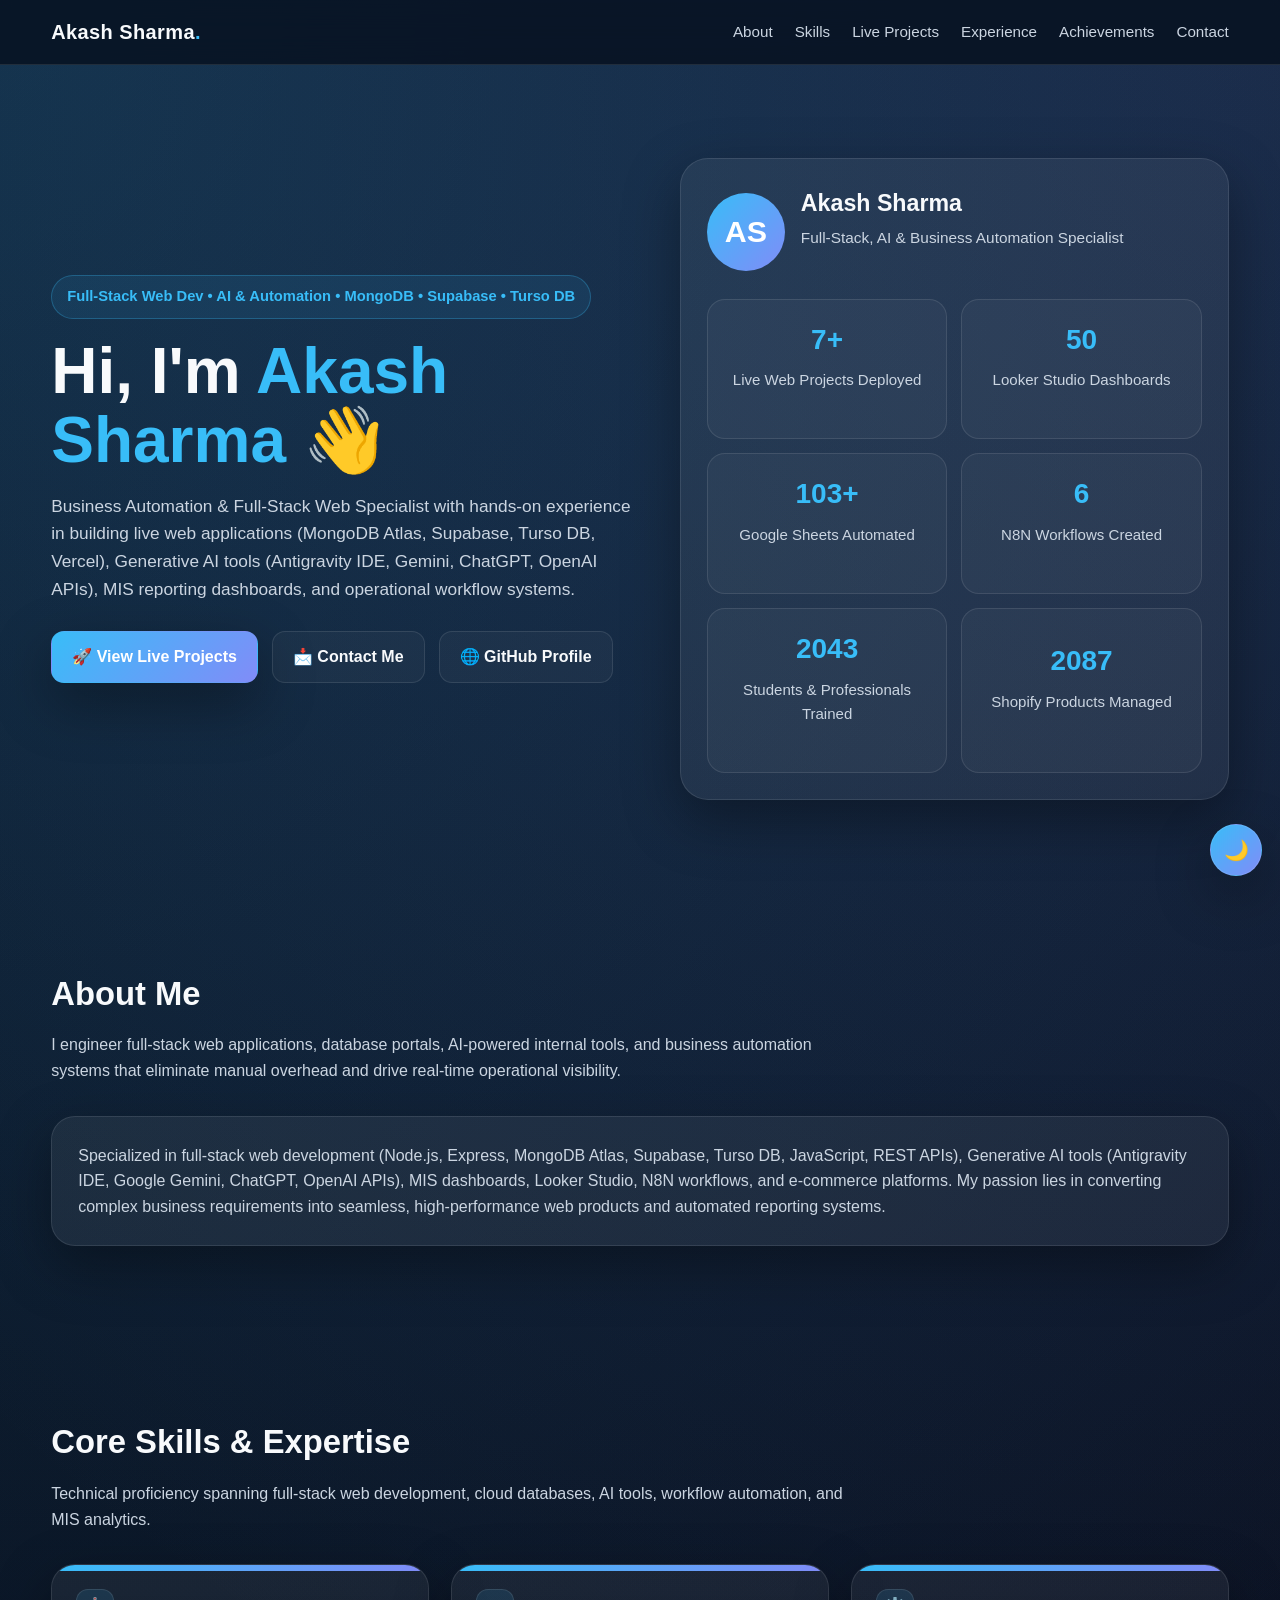
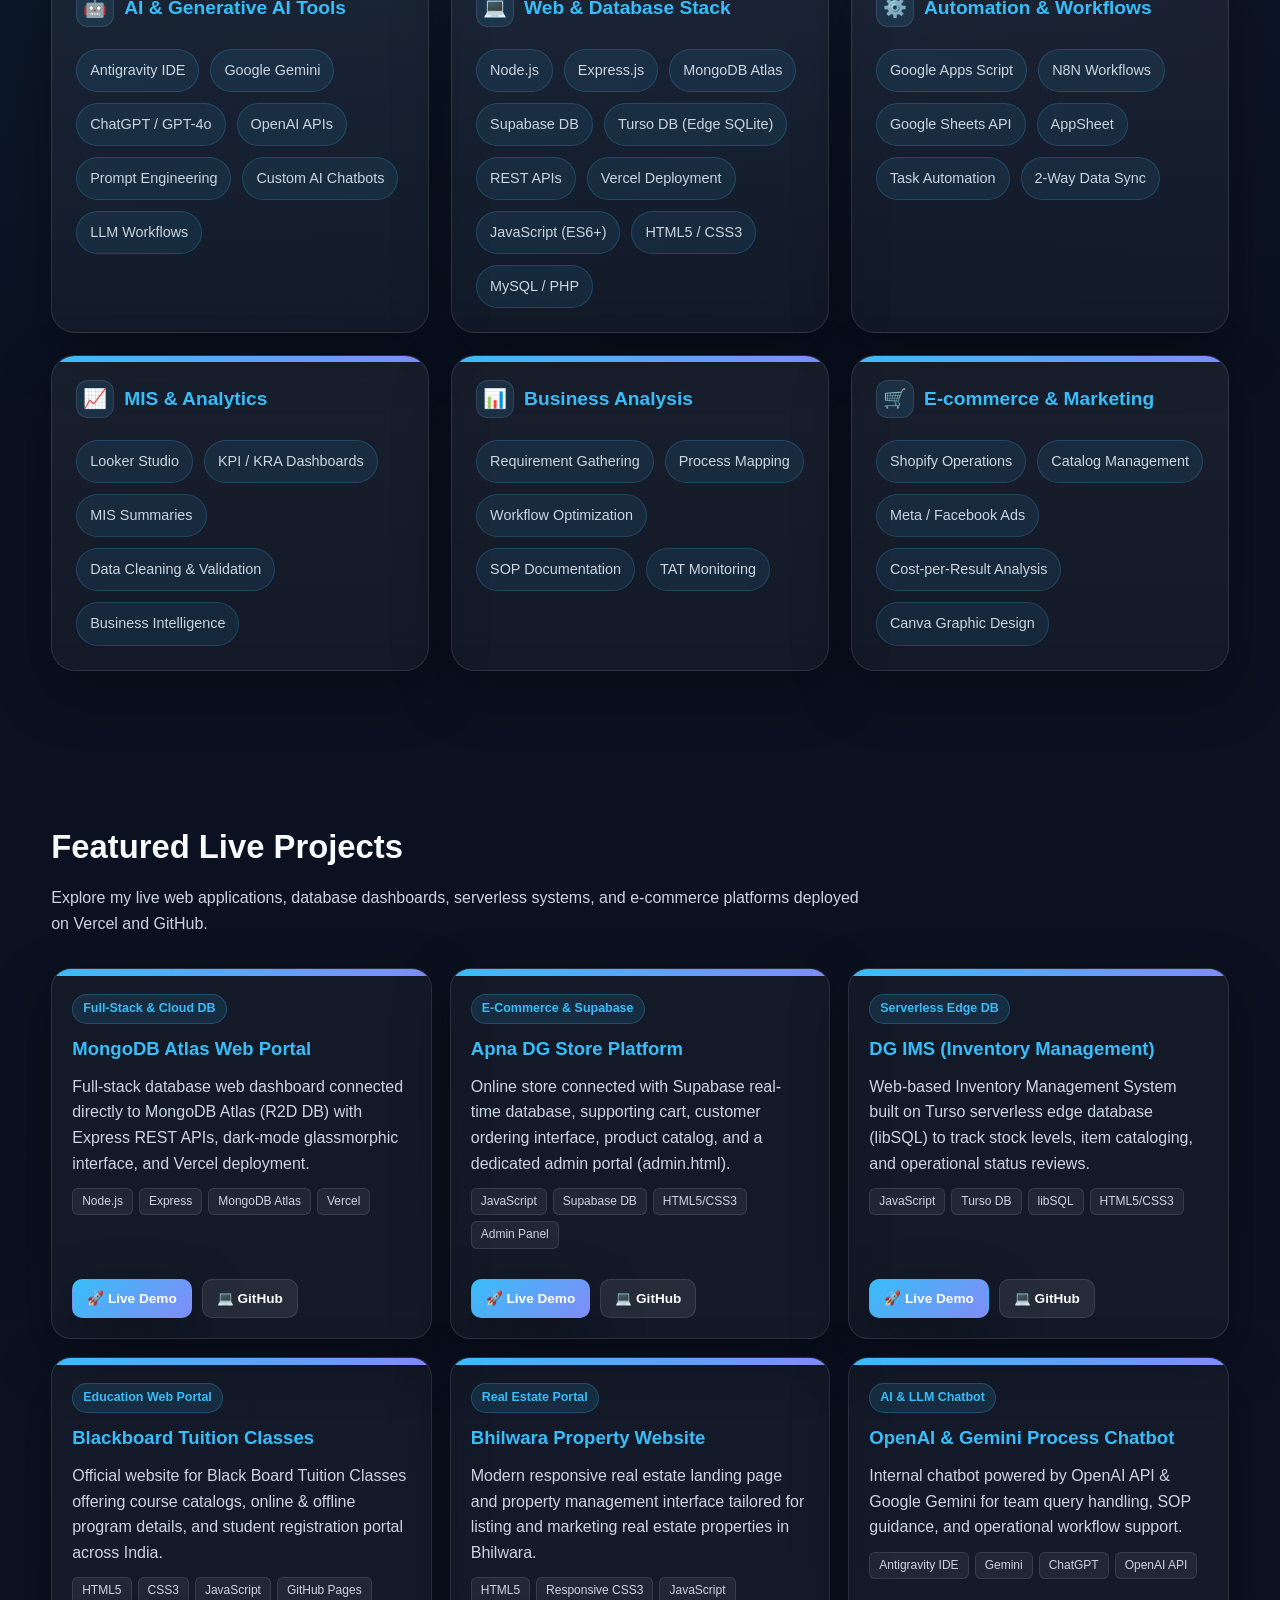
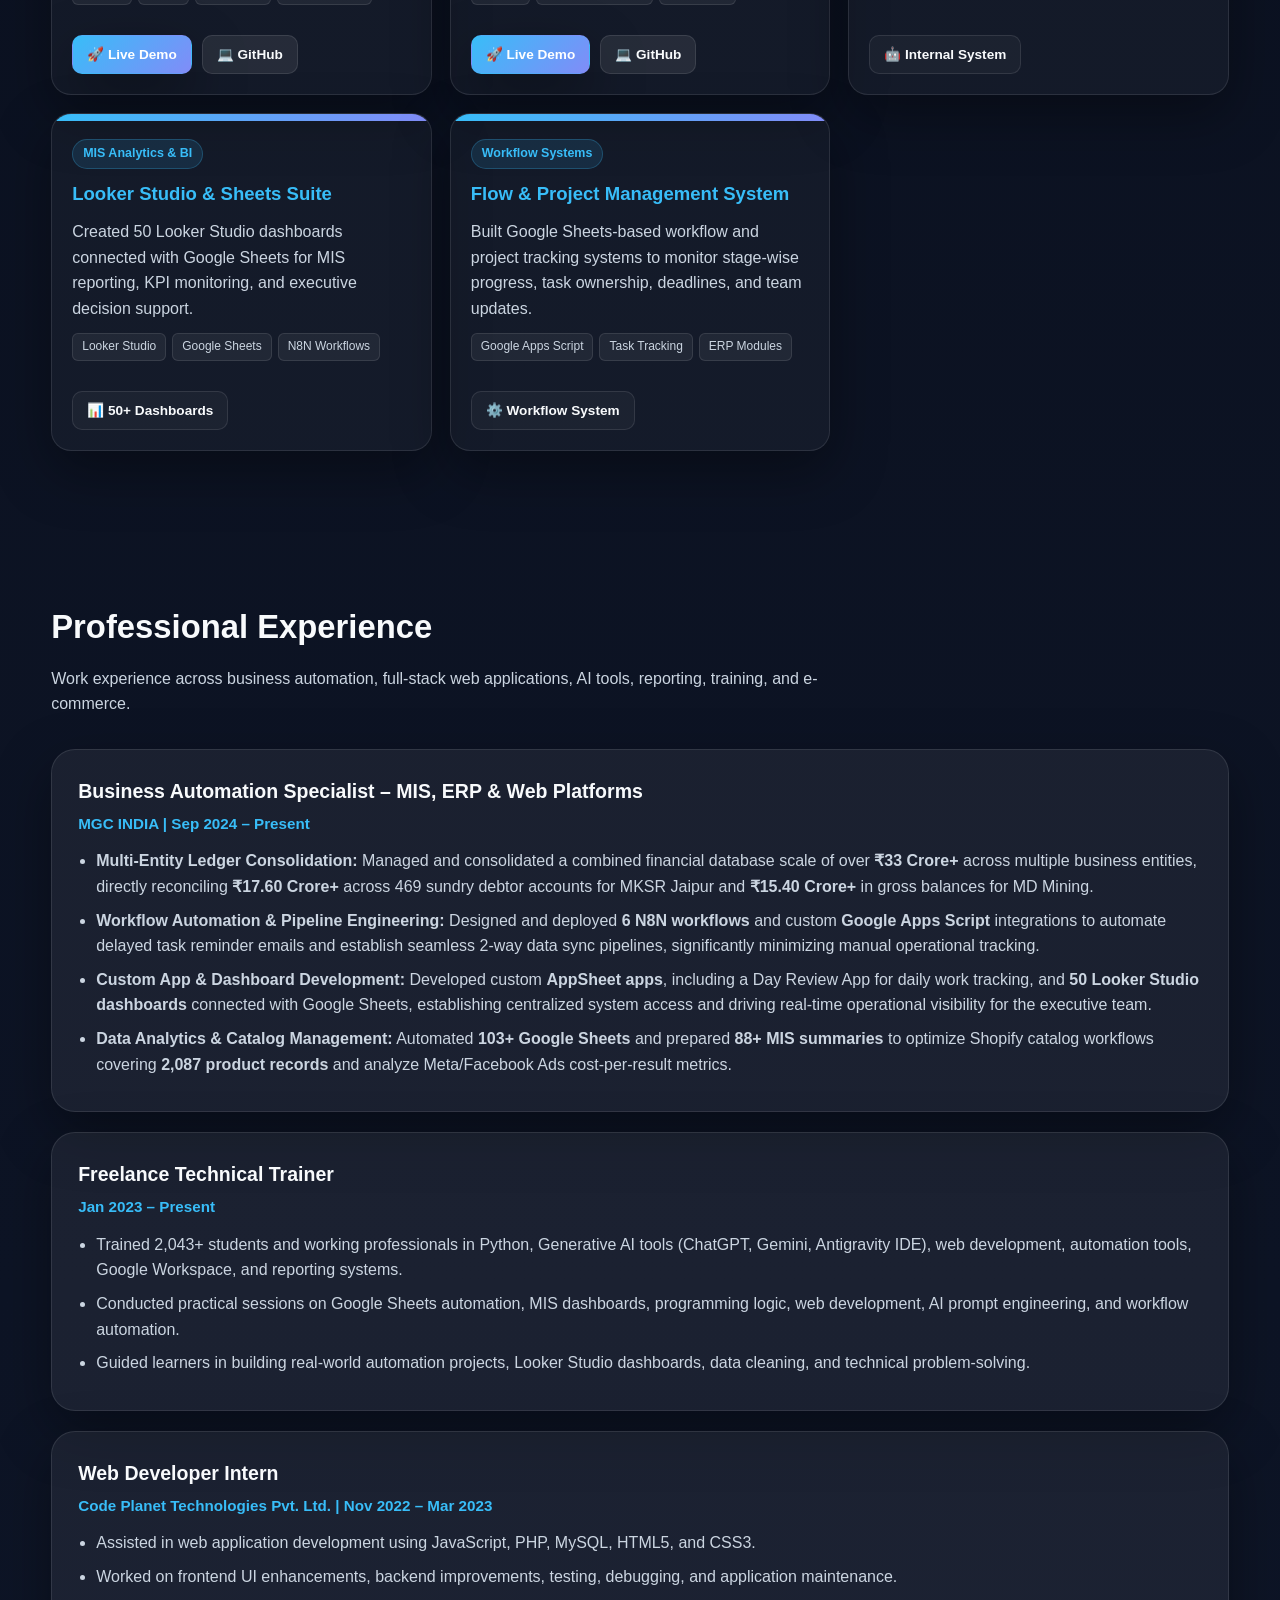
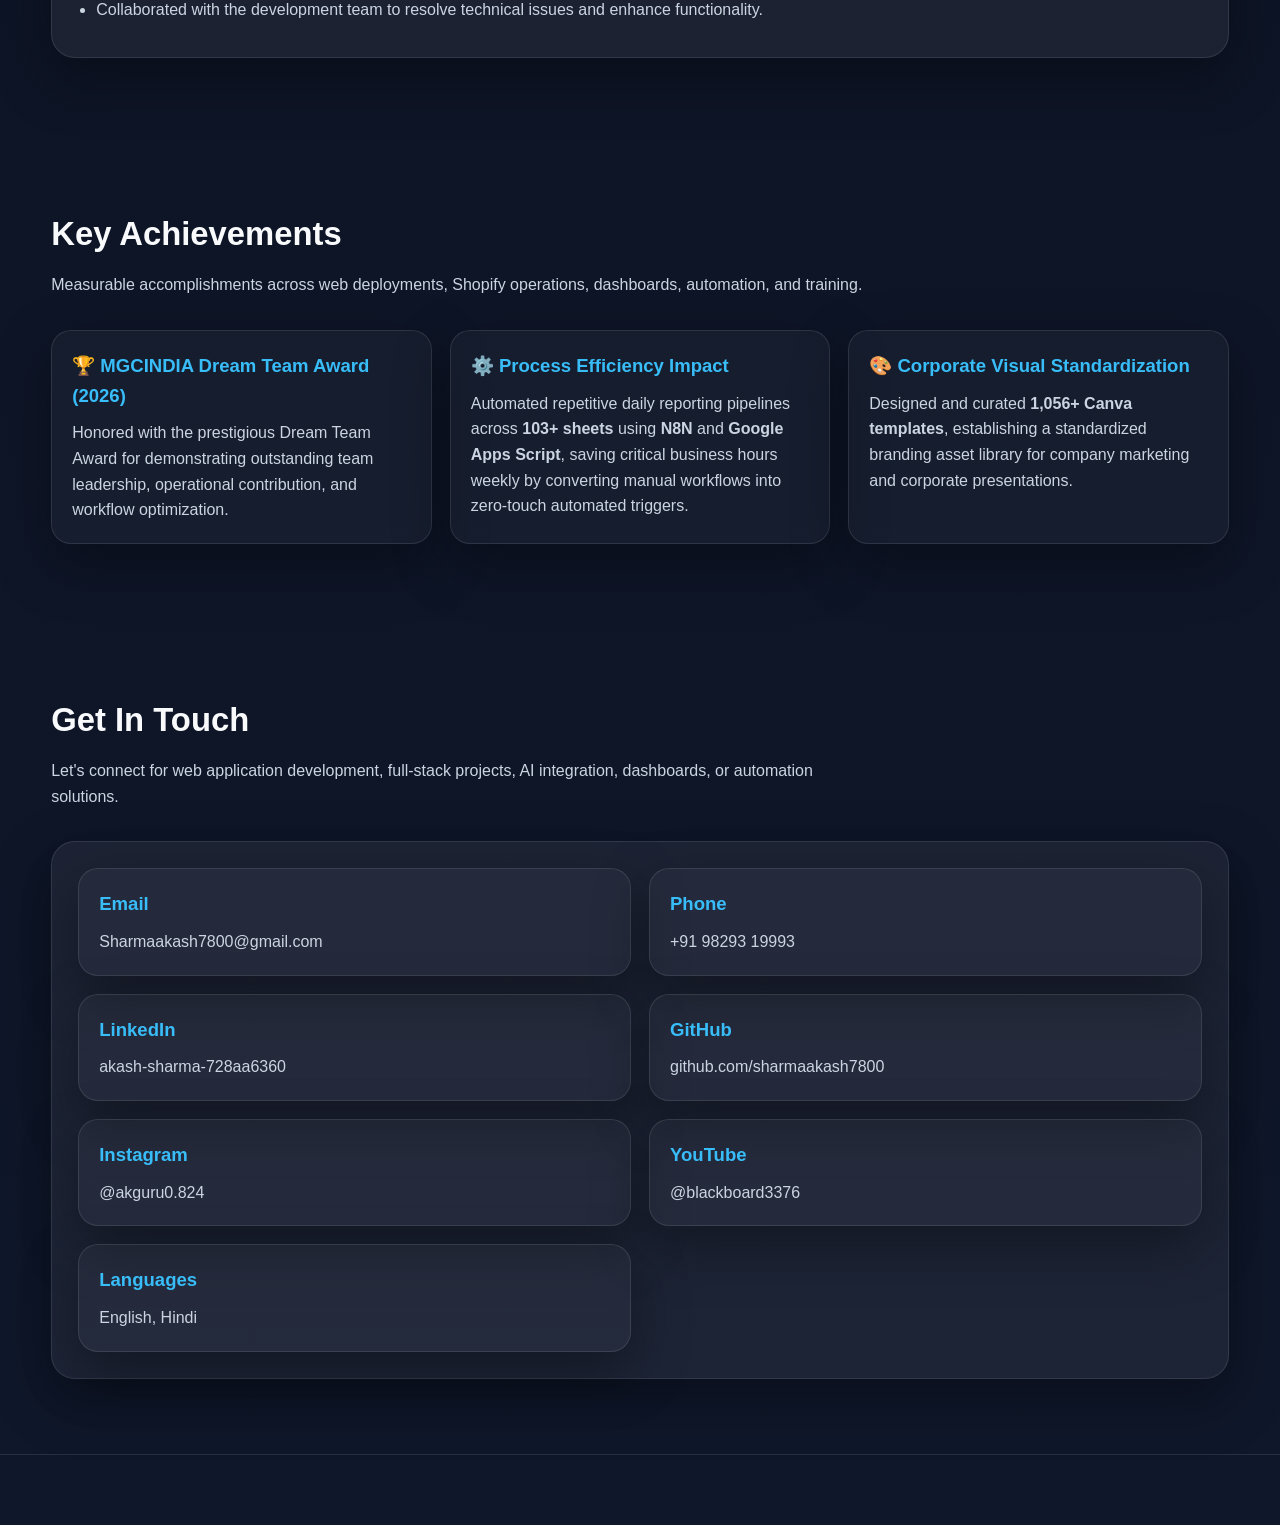
<file: index.html>
<!DOCTYPE html>
<html lang="en">
<head>
  <meta charset="UTF-8" />
  <meta name="viewport" content="width=device-width, initial-scale=1.0" />
  <title>Akash Sharma | Full-Stack Developer & AI Automation Specialist</title>

  <!-- Google tag (gtag.js) -->
  <script async src="https://www.googletagmanager.com/gtag/js?id=G-ZHVKMPK12P"></script>
  <script>
    window.dataLayer = window.dataLayer || [];
    function gtag(){dataLayer.push(arguments);}
    gtag('js', new Date());
    gtag('config', 'G-ZHVKMPK12P');
  </script>

  <link rel="stylesheet" href="style.css" />
</head>

<body>

<button class="theme-toggle" id="themeToggle" title="Day / Night Mode">🌙</button>

  <nav class="navbar">
    <div class="container nav-inner">
      <div class="logo">Akash Sharma<span>.</span></div>
      <div class="nav-links">
        <a href="#about">About</a>
        <a href="#skills">Skills</a>
        <a href="#projects">Live Projects</a>
        <a href="#experience">Experience</a>
        <a href="#achievements">Achievements</a>
        <a href="#contact">Contact</a>
      </div>
    </div>
  </nav>

  <header class="hero">
    <div class="container hero-grid">
      <div>
        <div class="tag">Full-Stack Web Dev • AI & Automation • MongoDB • Supabase • Turso DB</div>
        <h1>Hi, I'm <span>Akash Sharma</span> 👋</h1>
        <p>
          Business Automation & Full-Stack Web Specialist with hands-on experience in building live web applications (MongoDB Atlas, Supabase, Turso DB, Vercel), Generative AI tools (Antigravity IDE, Gemini, ChatGPT, OpenAI APIs), MIS reporting dashboards, and operational workflow systems.
        </p>

        <div class="hero-buttons">
          <a href="#projects" class="btn btn-primary">🚀 View Live Projects</a>
          <a href="#contact" class="btn btn-outline">📩 Contact Me</a>
          <a href="https://github.com/sharmaakash7800" target="_blank" class="btn btn-outline">🌐 GitHub Profile</a>
        </div>
      </div>

      <div class="hero-card">
        <div class="profile">
          <div class="avatar">AS</div>
          <div>
            <h2>Akash Sharma</h2>
            <p>Full-Stack, AI & Business Automation Specialist</p>
          </div>
        </div>

        <div class="stats">
          <div class="stat">
            <h3><span class="counter" data-target="7">0</span>+</h3>
            <p>Live Web Projects Deployed</p>
          </div>

          <div class="stat">
            <h3><span class="counter" data-target="50">0</span></h3>
            <p>Looker Studio Dashboards</p>
          </div>

          <div class="stat">
            <h3><span class="counter" data-target="103">0</span>+</h3>
            <p>Google Sheets Automated</p>
          </div>

          <div class="stat">
            <h3><span class="counter" data-target="6">0</span></h3>
            <p>N8N Workflows Created</p>
          </div>

          <div class="stat">
            <h3><span class="counter" data-target="2043">0</span></h3>
            <p>Students & Professionals Trained</p>
          </div>

          <div class="stat">
            <h3><span class="counter" data-target="2087">0</span></h3>
            <p>Shopify Products Managed</p>
          </div>
        </div>
      </div>
    </div>
  </header>

  <section class="section" id="about">
    <div class="container">
      <h2 class="section-title">About Me</h2>
      <p class="section-subtitle">
        I engineer full-stack web applications, database portals, AI-powered internal tools, and business automation systems that eliminate manual overhead and drive real-time operational visibility.
      </p>

      <div class="card">
        <p>
          Specialized in full-stack web development (Node.js, Express, MongoDB Atlas, Supabase, Turso DB, JavaScript, REST APIs), Generative AI tools (Antigravity IDE, Google Gemini, ChatGPT, OpenAI APIs), MIS dashboards, Looker Studio, N8N workflows, and e-commerce platforms. My passion lies in converting complex business requirements into seamless, high-performance web products and automated reporting systems.
        </p>
      </div>
    </div>
  </section>

  <section class="section" id="skills">
    <div class="container">
      <h2 class="section-title">Core Skills & Expertise</h2>
      <p class="section-subtitle">
        Technical proficiency spanning full-stack web development, cloud databases, AI tools, workflow automation, and MIS analytics.
      </p>

      <div class="skills-grid">
        <div class="skill-card">
          <h3 class="skill-title"><span class="skill-icon">🤖</span>AI & Generative AI Tools</h3>
          <div class="chips">
            <span class="chip">Antigravity IDE</span>
            <span class="chip">Google Gemini</span>
            <span class="chip">ChatGPT / GPT-4o</span>
            <span class="chip">OpenAI APIs</span>
            <span class="chip">Prompt Engineering</span>
            <span class="chip">Custom AI Chatbots</span>
            <span class="chip">LLM Workflows</span>
          </div>
        </div>

        <div class="skill-card">
          <h3 class="skill-title"><span class="skill-icon">💻</span>Web & Database Stack</h3>
          <div class="chips">
            <span class="chip">Node.js</span>
            <span class="chip">Express.js</span>
            <span class="chip">MongoDB Atlas</span>
            <span class="chip">Supabase DB</span>
            <span class="chip">Turso DB (Edge SQLite)</span>
            <span class="chip">REST APIs</span>
            <span class="chip">Vercel Deployment</span>
            <span class="chip">JavaScript (ES6+)</span>
            <span class="chip">HTML5 / CSS3</span>
            <span class="chip">MySQL / PHP</span>
          </div>
        </div>

        <div class="skill-card">
          <h3 class="skill-title"><span class="skill-icon">⚙️</span>Automation & Workflows</h3>
          <div class="chips">
            <span class="chip">Google Apps Script</span>
            <span class="chip">N8N Workflows</span>
            <span class="chip">Google Sheets API</span>
            <span class="chip">AppSheet</span>
            <span class="chip">Task Automation</span>
            <span class="chip">2-Way Data Sync</span>
          </div>
        </div>

        <div class="skill-card">
          <h3 class="skill-title"><span class="skill-icon">📈</span>MIS & Analytics</h3>
          <div class="chips">
            <span class="chip">Looker Studio</span>
            <span class="chip">KPI / KRA Dashboards</span>
            <span class="chip">MIS Summaries</span>
            <span class="chip">Data Cleaning & Validation</span>
            <span class="chip">Business Intelligence</span>
          </div>
        </div>

        <div class="skill-card">
          <h3 class="skill-title"><span class="skill-icon">📊</span>Business Analysis</h3>
          <div class="chips">
            <span class="chip">Requirement Gathering</span>
            <span class="chip">Process Mapping</span>
            <span class="chip">Workflow Optimization</span>
            <span class="chip">SOP Documentation</span>
            <span class="chip">TAT Monitoring</span>
          </div>
        </div>

        <div class="skill-card">
          <h3 class="skill-title"><span class="skill-icon">🛒</span>E-commerce & Marketing</h3>
          <div class="chips">
            <span class="chip">Shopify Operations</span>
            <span class="chip">Catalog Management</span>
            <span class="chip">Meta / Facebook Ads</span>
            <span class="chip">Cost-per-Result Analysis</span>
            <span class="chip">Canva Graphic Design</span>
          </div>
        </div>
      </div>
    </div>
  </section>

  <section class="section" id="projects">
    <div class="container">
      <h2 class="section-title">Featured Live Projects</h2>
      <p class="section-subtitle">
        Explore my live web applications, database dashboards, serverless systems, and e-commerce platforms deployed on Vercel and GitHub.
      </p>

      <div class="grid-3">
        
        <!-- Project 1 -->
        <div class="mini-card project">
          <div>
            <div class="project-line"></div>
            <span class="project-tag-badge">Full-Stack & Cloud DB</span>
            <h3>MongoDB Atlas Web Portal</h3>
            <p>Full-stack database web dashboard connected directly to MongoDB Atlas (R2D DB) with Express REST APIs, dark-mode glassmorphic interface, and Vercel deployment.</p>
            <div class="project-tech">
              <span class="tech-chip">Node.js</span>
              <span class="tech-chip">Express</span>
              <span class="tech-chip">MongoDB Atlas</span>
              <span class="tech-chip">Vercel</span>
            </div>
          </div>
          <div class="project-buttons">
            <a href="https://mongo-web-page.vercel.app" target="_blank" class="btn btn-primary btn-sm">🚀 Live Demo</a>
            <a href="https://github.com/sharmaakash7800/mongo-web-page" target="_blank" class="btn btn-github btn-sm">💻 GitHub</a>
          </div>
        </div>

        <!-- Project 2 -->
        <div class="mini-card project">
          <div>
            <div class="project-line"></div>
            <span class="project-tag-badge">E-Commerce & Supabase</span>
            <h3>Apna DG Store Platform</h3>
            <p>Online store connected with Supabase real-time database, supporting cart, customer ordering interface, product catalog, and a dedicated admin portal (admin.html).</p>
            <div class="project-tech">
              <span class="tech-chip">JavaScript</span>
              <span class="tech-chip">Supabase DB</span>
              <span class="tech-chip">HTML5/CSS3</span>
              <span class="tech-chip">Admin Panel</span>
            </div>
          </div>
          <div class="project-buttons">
            <a href="https://sharmaakash7800.github.io/apna-dg-store/" target="_blank" class="btn btn-primary btn-sm">🚀 Live Demo</a>
            <a href="https://github.com/sharmaakash7800/apna-dg-store" target="_blank" class="btn btn-github btn-sm">💻 GitHub</a>
          </div>
        </div>

        <!-- Project 3 -->
        <div class="mini-card project">
          <div>
            <div class="project-line"></div>
            <span class="project-tag-badge">Serverless Edge DB</span>
            <h3>DG IMS (Inventory Management)</h3>
            <p>Web-based Inventory Management System built on Turso serverless edge database (libSQL) to track stock levels, item cataloging, and operational status reviews.</p>
            <div class="project-tech">
              <span class="tech-chip">JavaScript</span>
              <span class="tech-chip">Turso DB</span>
              <span class="tech-chip">libSQL</span>
              <span class="tech-chip">HTML5/CSS3</span>
            </div>
          </div>
          <div class="project-buttons">
            <a href="https://sharmaakash7800.github.io/DG_IMS/" target="_blank" class="btn btn-primary btn-sm">🚀 Live Demo</a>
            <a href="https://github.com/sharmaakash7800/DG_IMS" target="_blank" class="btn btn-github btn-sm">💻 GitHub</a>
          </div>
        </div>

        <!-- Project 5 -->
        <div class="mini-card project">
          <div>
            <div class="project-line"></div>
            <span class="project-tag-badge">Education Web Portal</span>
            <h3>Blackboard Tuition Classes</h3>
            <p>Official website for Black Board Tuition Classes offering course catalogs, online & offline program details, and student registration portal across India.</p>
            <div class="project-tech">
              <span class="tech-chip">HTML5</span>
              <span class="tech-chip">CSS3</span>
              <span class="tech-chip">JavaScript</span>
              <span class="tech-chip">GitHub Pages</span>
            </div>
          </div>
          <div class="project-buttons">
            <a href="https://sharmaakash7800.github.io/Blackboard/" target="_blank" class="btn btn-primary btn-sm">🚀 Live Demo</a>
            <a href="https://github.com/sharmaakash7800/Blackboard" target="_blank" class="btn btn-github btn-sm">💻 GitHub</a>
          </div>
        </div>

        <!-- Project 6 -->
        <div class="mini-card project">
          <div>
            <div class="project-line"></div>
            <span class="project-tag-badge">Real Estate Portal</span>
            <h3>Bhilwara Property Website</h3>
            <p>Modern responsive real estate landing page and property management interface tailored for listing and marketing real estate properties in Bhilwara.</p>
            <div class="project-tech">
              <span class="tech-chip">HTML5</span>
              <span class="tech-chip">Responsive CSS3</span>
              <span class="tech-chip">JavaScript</span>
            </div>
          </div>
          <div class="project-buttons">
            <a href="https://sharmaakash7800.github.io/property-website/" target="_blank" class="btn btn-primary btn-sm">🚀 Live Demo</a>
            <a href="https://github.com/sharmaakash7800/property-website" target="_blank" class="btn btn-github btn-sm">💻 GitHub</a>
          </div>
        </div>

        <!-- Project 7 -->
        <div class="mini-card project">
          <div>
            <div class="project-line"></div>
            <span class="project-tag-badge">AI & LLM Chatbot</span>
            <h3>OpenAI & Gemini Process Chatbot</h3>
            <p>Internal chatbot powered by OpenAI API & Google Gemini for team query handling, SOP guidance, and operational workflow support.</p>
            <div class="project-tech">
              <span class="tech-chip">Antigravity IDE</span>
              <span class="tech-chip">Gemini</span>
              <span class="tech-chip">ChatGPT</span>
              <span class="tech-chip">OpenAI API</span>
            </div>
          </div>
          <div class="project-buttons">
            <span class="btn btn-outline btn-sm">🤖 Internal System</span>
          </div>
        </div>

        <!-- Project 8 -->
        <div class="mini-card project">
          <div>
            <div class="project-line"></div>
            <span class="project-tag-badge">MIS Analytics & BI</span>
            <h3>Looker Studio & Sheets Suite</h3>
            <p>Created 50 Looker Studio dashboards connected with Google Sheets for MIS reporting, KPI monitoring, and executive decision support.</p>
            <div class="project-tech">
              <span class="tech-chip">Looker Studio</span>
              <span class="tech-chip">Google Sheets</span>
              <span class="tech-chip">N8N Workflows</span>
            </div>
          </div>
          <div class="project-buttons">
            <span class="btn btn-outline btn-sm">📊 50+ Dashboards</span>
          </div>
        </div>

        <!-- Project 9 -->
        <div class="mini-card project">
          <div>
            <div class="project-line"></div>
            <span class="project-tag-badge">Workflow Systems</span>
            <h3>Flow & Project Management System</h3>
            <p>Built Google Sheets-based workflow and project tracking systems to monitor stage-wise progress, task ownership, deadlines, and team updates.</p>
            <div class="project-tech">
              <span class="tech-chip">Google Apps Script</span>
              <span class="tech-chip">Task Tracking</span>
              <span class="tech-chip">ERP Modules</span>
            </div>
          </div>
          <div class="project-buttons">
            <span class="btn btn-outline btn-sm">⚙️ Workflow System</span>
          </div>
        </div>

      </div>
    </div>
  </section>

  <section class="section" id="experience">
    <div class="container">
      <h2 class="section-title">Professional Experience</h2>
      <p class="section-subtitle">
        Work experience across business automation, full-stack web applications, AI tools, reporting, training, and e-commerce.
      </p>

      <div class="timeline">
        <div class="card">
          <h3>Business Automation Specialist – MIS, ERP & Web Platforms</h3>
          <div class="meta">MGC INDIA | Sep 2024 – Present</div>
          <ul>
            <li><strong>Multi-Entity Ledger Consolidation:</strong> Managed and consolidated a combined financial database scale of over <strong>₹33 Crore+</strong> across multiple business entities, directly reconciling <strong>₹17.60 Crore+</strong> across 469 sundry debtor accounts for MKSR Jaipur and <strong>₹15.40 Crore+</strong> in gross balances for MD Mining.</li>
            <li><strong>Workflow Automation &amp; Pipeline Engineering:</strong> Designed and deployed <strong>6 N8N workflows</strong> and custom <strong>Google Apps Script</strong> integrations to automate delayed task reminder emails and establish seamless 2-way data sync pipelines, significantly minimizing manual operational tracking.</li>
            <li><strong>Custom App &amp; Dashboard Development:</strong> Developed custom <strong>AppSheet apps</strong>, including a Day Review App for daily work tracking, and <strong>50 Looker Studio dashboards</strong> connected with Google Sheets, establishing centralized system access and driving real-time operational visibility for the executive team.</li>
            <li><strong>Data Analytics &amp; Catalog Management:</strong> Automated <strong>103+ Google Sheets</strong> and prepared <strong>88+ MIS summaries</strong> to optimize Shopify catalog workflows covering <strong>2,087 product records</strong> and analyze Meta/Facebook Ads cost-per-result metrics.</li>
          </ul>
        </div>

        <div class="card">
          <h3>Freelance Technical Trainer</h3>
          <div class="meta">Jan 2023 – Present</div>
          <ul>
            <li>Trained 2,043+ students and working professionals in Python, Generative AI tools (ChatGPT, Gemini, Antigravity IDE), web development, automation tools, Google Workspace, and reporting systems.</li>
            <li>Conducted practical sessions on Google Sheets automation, MIS dashboards, programming logic, web development, AI prompt engineering, and workflow automation.</li>
            <li>Guided learners in building real-world automation projects, Looker Studio dashboards, data cleaning, and technical problem-solving.</li>
          </ul>
        </div>

        <div class="card">
          <h3>Web Developer Intern</h3>
          <div class="meta">Code Planet Technologies Pvt. Ltd. | Nov 2022 – Mar 2023</div>
          <ul>
            <li>Assisted in web application development using JavaScript, PHP, MySQL, HTML5, and CSS3.</li>
            <li>Worked on frontend UI enhancements, backend improvements, testing, debugging, and application maintenance.</li>
            <li>Collaborated with the development team to resolve technical issues and enhance functionality.</li>
          </ul>
        </div>
      </div>
    </div>
  </section>

  <section class="section" id="achievements">
    <div class="container">
      <h2 class="section-title">Key Achievements</h2>
      <p class="section-subtitle">
        Measurable accomplishments across web deployments, Shopify operations, dashboards, automation, and training.
      </p>

      <div class="grid-3">

        <div class="mini-card">
          <h3>🏆 MGCINDIA Dream Team Award (2026)</h3>
          <p>Honored with the prestigious Dream Team Award for demonstrating outstanding team leadership, operational contribution, and workflow optimization.</p>
        </div>

        <div class="mini-card">
          <h3>⚙️ Process Efficiency Impact</h3>
          <p>Automated repetitive daily reporting pipelines across <strong>103+ sheets</strong> using <strong>N8N</strong> and <strong>Google Apps Script</strong>, saving critical business hours weekly by converting manual workflows into zero-touch automated triggers.</p>
        </div>

        <div class="mini-card">
          <h3>🎨 Corporate Visual Standardization</h3>
          <p>Designed and curated <strong>1,056+ Canva templates</strong>, establishing a standardized branding asset library for company marketing and corporate presentations.</p>
        </div>
      </div>
    </div>
  </section>

  <section class="section" id="contact">
    <div class="container">
      <h2 class="section-title">Get In Touch</h2>
      <p class="section-subtitle">
        Let's connect for web application development, full-stack projects, AI integration, dashboards, or automation solutions.
      </p>

      <div class="card">
        <div class="grid-2">
          <div class="mini-card contact-item">
            <h3>Email</h3>
            <p><a href="mailto:Sharmaakash7800@gmail.com">Sharmaakash7800@gmail.com</a></p>
          </div>

          <div class="mini-card contact-item">
            <h3>Phone</h3>
            <p><a href="tel:+919829319993">+91 98293 19993</a></p>
          </div>

          <div class="mini-card contact-item">
            <h3>LinkedIn</h3>
            <p><a href="https://linkedin.com/in/akash-sharma-728aa6360" target="_blank">akash-sharma-728aa6360</a></p>
          </div>

          <div class="mini-card contact-item">
            <h3>GitHub</h3>
            <p><a href="https://github.com/sharmaakash7800" target="_blank">github.com/sharmaakash7800</a></p>
          </div>

          <div class="mini-card contact-item">
            <h3>Instagram</h3>
            <p><a href="https://instagram.com/akguru0.824" target="_blank">@akguru0.824</a></p>
          </div>

          <div class="mini-card contact-item">
            <h3>YouTube</h3>
            <p><a href="https://www.youtube.com/@blackboard3376" target="_blank">@blackboard3376</a></p>
          </div>

          <div class="mini-card contact-item">
            <h3>Languages</h3>
            <p>English, Hindi</p>
          </div>
        </div>
      </div>
    </div>
  </section>

  <footer class="footer">
    <div class="container">
    </div>
  </footer>

<script src="script.js"></script>
</body>
</html>
</file>
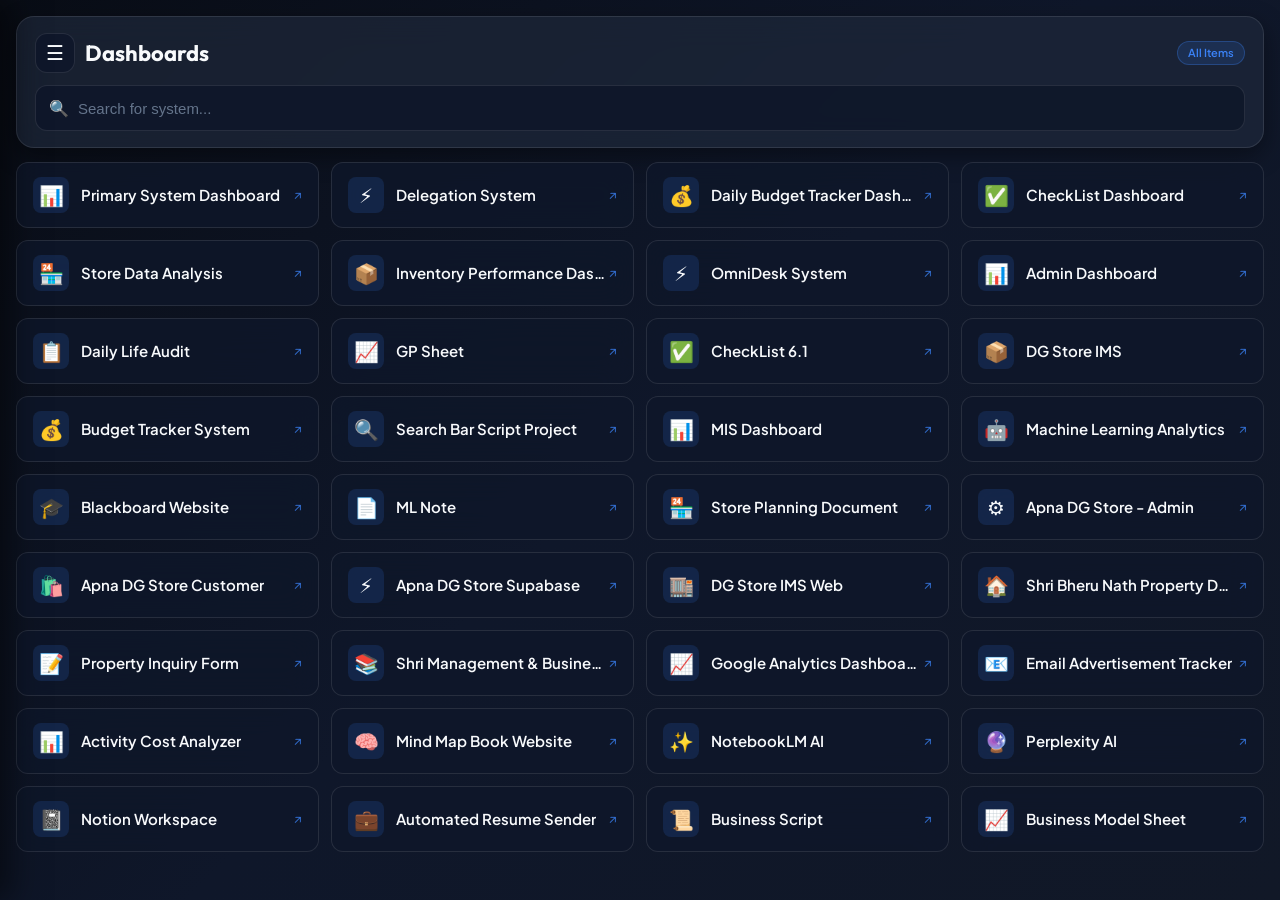
<file: omnidesk/index.html>
<!DOCTYPE html>
<html lang="en" data-theme="dark">
<head>
  <meta charset="utf-8">
  <meta name="viewport" content="width=device-width, initial-scale=1, maximum-scale=5">
  <title>Dashboards - OmniDesk Hub</title>
  <meta name="description" content="OmniDesk is your central hub for dashboards, Google Sheets, business management tools, and project links.">
  <meta name="theme-color" content="#0f172a">
  <meta name="mobile-web-app-capable" content="yes">
  <meta name="apple-mobile-web-app-capable" content="yes">
  <meta name="apple-mobile-web-app-status-bar-style" content="black-translucent">
  <meta name="apple-mobile-web-app-title" content="OmniDesk">
  <link rel="manifest" href="./manifest.webmanifest">
  <link rel="apple-touch-icon" href="./icons/icon-192.png">
  <link rel="icon" type="image/png" sizes="192x192" href="./icons/icon-192.png">
  <link rel="icon" type="image/png" sizes="512x512" href="./icons/icon-512.png">
  
  <base target="_blank">

  <!-- Google Fonts -->
  <link rel="preconnect" href="https://fonts.googleapis.com">
  <link rel="preconnect" href="https://fonts.gstatic.com" crossorigin>
  <link href="https://fonts.googleapis.com/css2?family=Plus+Jakarta+Sans:wght@400;500;600;700;800&family=Outfit:wght@500;600;700&display=swap" rel="stylesheet">

  <style>
    :root {
      /* Dark Theme (Default) */
      --bg-gradient: linear-gradient(135deg, #090d16 0%, #0f172a 50%, #111827 100%);
      --bg-surface: rgba(30, 41, 59, 0.7);
      --bg-surface-hover: rgba(51, 65, 85, 0.9);
      --bg-card: rgba(15, 23, 42, 0.85);
      --bg-card-hover: rgba(30, 41, 59, 0.98);
      --border-color: rgba(255, 255, 255, 0.1);
      --border-hover: rgba(59, 130, 246, 0.5);
      
      --text-main: #f8fafc;
      --text-muted: #94a3b8;
      --text-dim: #64748b;
      
      --primary: #3b82f6;
      --primary-hover: #2563eb;
      --primary-light: rgba(59, 130, 246, 0.15);
      
      --shadow-sm: 0 2px 8px rgba(0, 0, 0, 0.3);
      --shadow-md: 0 8px 24px rgba(0, 0, 0, 0.4);
      --shadow-glow: 0 0 25px rgba(59, 130, 246, 0.2);

      --glass-backdrop: blur(16px);
      --radius-sm: 8px;
      --radius-md: 12px;
      --radius-lg: 18px;
    }

    [data-theme="light"] {
      --bg-gradient: linear-gradient(135deg, #f0f4f8 0%, #e2e8f0 50%, #cbd5e1 100%);
      --bg-surface: rgba(255, 255, 255, 0.92);
      --bg-surface-hover: rgba(255, 255, 255, 0.98);
      --bg-card: #ffffff;
      --bg-card-hover: #ffffff;
      --border-color: rgba(0, 0, 0, 0.08);
      --border-hover: rgba(37, 99, 235, 0.4);
      
      --text-main: #0f172a;
      --text-muted: #475569;
      --text-dim: #64748b;
      
      --primary: #2563eb;
      --primary-hover: #1d4ed8;
      --primary-light: rgba(37, 99, 235, 0.1);
      
      --shadow-sm: 0 2px 6px rgba(0, 0, 0, 0.05);
      --shadow-md: 0 10px 30px rgba(0, 0, 0, 0.08);
      --shadow-glow: 0 0 20px rgba(37, 99, 235, 0.15);
    }

    * {
      box-sizing: border-box;
      margin: 0;
      padding: 0;
    }

    html, body {
      width: 100%;
      min-height: 100vh;
      font-family: 'Plus Jakarta Sans', system-ui, -apple-system, sans-serif;
      background: var(--bg-gradient);
      background-attachment: fixed;
      color: var(--text-main);
      line-height: 1.5;
      overflow-x: hidden;
      scroll-behavior: smooth;
    }

    /* Main Wrap Container - Desktop Wide */
    .wrap {
      max-width: 1280px;
      margin: 0 auto;
      padding: 16px 16px 40px;
      display: flex;
      flex-direction: column;
      gap: 14px;
      min-height: 100vh;
    }

    /* Top Minimal Panel */
    .panel-header {
      background: var(--bg-surface);
      backdrop-filter: var(--glass-backdrop);
      -webkit-backdrop-filter: var(--glass-backdrop);
      border: 1px solid var(--border-color);
      border-radius: var(--radius-lg);
      padding: 16px 18px;
      box-shadow: var(--shadow-md);
      display: flex;
      flex-direction: column;
      gap: 12px;
    }

    .header-title-bar {
      display: flex;
      align-items: center;
      justify-content: space-between;
      gap: 10px;
    }

    .brand-title-group {
      display: flex;
      align-items: center;
      gap: 10px;
    }

    .menu-toggle-btn {
      width: 40px;
      height: 40px;
      border-radius: var(--radius-md);
      border: 1px solid var(--border-color);
      background: var(--bg-card);
      color: var(--text-main);
      display: flex;
      align-items: center;
      justify-content: center;
      cursor: pointer;
      font-size: 20px;
      transition: all 0.2s ease;
    }

    .menu-toggle-btn:hover {
      background: var(--bg-surface-hover);
      border-color: var(--primary);
    }

    h1 {
      font-family: 'Outfit', Georgia, serif;
      font-size: 22px;
      font-weight: 700;
      color: var(--text-main);
      margin: 0;
      line-height: 1.2;
    }

    .active-filter-badge {
      font-size: 11px;
      font-weight: 600;
      padding: 3px 10px;
      border-radius: 12px;
      background: var(--primary-light);
      color: var(--primary);
      border: 1px solid rgba(59, 130, 246, 0.3);
    }

    /* Clean Search Bar */
    .search-box {
      position: relative;
      width: 100%;
    }

    .search-icon {
      position: absolute;
      left: 14px;
      top: 50%;
      transform: translateY(-50%);
      color: var(--text-muted);
      pointer-events: none;
      font-size: 16px;
    }

    .search {
      width: 100%;
      height: 46px;
      padding: 10px 42px 10px 42px;
      border: 1px solid var(--border-color);
      border-radius: var(--radius-md);
      outline: none;
      background: var(--bg-card);
      color: var(--text-main);
      font-size: 15px;
      font-weight: 500;
      line-height: 1.4;
      appearance: none;
      -webkit-appearance: none;
      transition: border-color 0.2s ease, box-shadow 0.2s ease;
    }

    .search::placeholder {
      color: var(--text-dim);
    }

    .search:focus {
      border-color: var(--primary);
      box-shadow: 0 0 0 3px var(--primary-light);
      background: var(--bg-surface-hover);
    }

    .clear-button {
      position: absolute;
      top: 50%;
      right: 10px;
      transform: translateY(-50%);
      width: 28px;
      height: 28px;
      border: 0;
      border-radius: 50%;
      background: transparent;
      color: var(--text-muted);
      font-size: 20px;
      cursor: pointer;
      display: none;
      align-items: center;
      justify-content: center;
    }

    .clear-button.visible {
      display: flex;
    }

    .clear-button:hover {
      background: rgba(255, 255, 255, 0.15);
      color: var(--text-main);
    }

    /* Desktop Multi-Column Grid Layout */
    .list {
      width: 100%;
      margin: 0;
      padding: 0;
      list-style: none;
      display: grid;
      grid-template-columns: repeat(auto-fill, minmax(290px, 1fr));
      gap: 12px;
    }

    .list-item {
      display: flex;
      width: 100%;
    }

    .dashboard-link-card {
      display: flex;
      align-items: center;
      justify-content: space-between;
      width: 100%;
      padding: 14px 16px;
      border: 1px solid var(--border-color);
      border-radius: var(--radius-md);
      background: var(--bg-card);
      color: var(--text-main);
      text-decoration: none;
      backdrop-filter: var(--glass-backdrop);
      transition: all 0.2s ease;
      cursor: pointer;
    }

    .dashboard-link-card:hover {
      background: var(--bg-card-hover);
      border-color: var(--border-hover);
      transform: translateY(-2px);
      box-shadow: var(--shadow-sm);
    }

    .card-left {
      display: flex;
      align-items: center;
      gap: 12px;
      min-width: 0;
      flex: 1;
    }

    .card-icon {
      font-size: 20px;
      width: 36px;
      height: 36px;
      border-radius: 8px;
      background: var(--primary-light);
      display: flex;
      align-items: center;
      justify-content: center;
      flex-shrink: 0;
    }

    .card-title-text {
      font-size: 15px;
      font-weight: 600;
      color: var(--text-main);
      white-space: nowrap;
      overflow: hidden;
      text-overflow: ellipsis;
    }

    .card-right-tools {
      display: flex;
      align-items: center;
      gap: 6px;
      flex-shrink: 0;
    }

    .action-btn {
      width: 30px;
      height: 30px;
      border-radius: 6px;
      border: 1px solid var(--border-color);
      background: rgba(255, 255, 255, 0.04);
      color: var(--text-muted);
      display: flex;
      align-items: center;
      justify-content: center;
      cursor: pointer;
      font-size: 13px;
      transition: all 0.2s ease;
    }

    .action-btn.delete-btn:hover {
      background: rgba(239, 68, 68, 0.15);
      color: #ef4444;
      border-color: #ef4444;
    }

    .external-arrow {
      font-size: 13px;
      color: var(--primary);
      opacity: 0.8;
      margin-left: 4px;
      flex-shrink: 0;
      transition: transform 0.2s ease;
    }

    .dashboard-link-card:hover .external-arrow {
      transform: translate(2px, -2px);
      opacity: 1;
    }

    /* Sidebar Drawer Backdrop */
    .drawer-backdrop {
      position: fixed;
      top: 0;
      left: 0;
      width: 100vw;
      height: 100vh;
      background: rgba(0, 0, 0, 0.65);
      backdrop-filter: blur(4px);
      z-index: 9998;
      opacity: 0;
      pointer-events: none;
      transition: opacity 0.3s ease;
    }

    .drawer-backdrop.active {
      opacity: 1;
      pointer-events: auto;
    }

    /* Slide-out Sidebar Drawer */
    .mobile-drawer {
      position: fixed;
      top: 0;
      left: 0;
      width: 300px;
      max-width: 85vw;
      height: 100vh;
      background: var(--bg-card);
      border-right: 1px solid var(--border-color);
      box-shadow: 10px 0 30px rgba(0, 0, 0, 0.5);
      z-index: 9999;
      transform: translateX(-100%);
      transition: transform 0.3s cubic-bezier(0.4, 0, 0.2, 1);
      display: flex;
      flex-direction: column;
      overflow-y: auto;
      padding: 22px 18px;
      gap: 20px;
    }

    .mobile-drawer.open {
      transform: translateX(0);
    }

    .drawer-header {
      display: flex;
      align-items: center;
      justify-content: space-between;
      border-bottom: 1px solid var(--border-color);
      padding-bottom: 14px;
    }

    .drawer-close-btn {
      background: transparent;
      border: none;
      color: var(--text-muted);
      font-size: 24px;
      cursor: pointer;
      width: 36px;
      height: 36px;
      border-radius: 50%;
      display: flex;
      align-items: center;
      justify-content: center;
    }

    .drawer-close-btn:hover {
      background: rgba(255, 255, 255, 0.1);
      color: var(--text-main);
    }

    .drawer-section-title {
      font-size: 11px;
      font-weight: 700;
      text-transform: uppercase;
      letter-spacing: 1px;
      color: var(--text-dim);
      margin-bottom: 8px;
    }

    .drawer-nav-list {
      display: flex;
      flex-direction: column;
      gap: 4px;
      list-style: none;
    }

    .drawer-nav-item {
      display: flex;
      align-items: center;
      justify-content: space-between;
      padding: 11px 12px;
      border-radius: var(--radius-md);
      background: transparent;
      border: 1px solid transparent;
      color: var(--text-muted);
      font-weight: 600;
      font-size: 13.5px;
      cursor: pointer;
      transition: all 0.2s ease;
    }

    .drawer-nav-item:hover, .drawer-nav-item.active {
      background: var(--primary-light);
      border-color: var(--primary);
      color: var(--primary);
    }

    .drawer-nav-item .nav-count {
      padding: 2px 8px;
      border-radius: 10px;
      background: rgba(255, 255, 255, 0.1);
      font-size: 11px;
    }

    .drawer-btn {
      padding: 12px 14px;
      border-radius: var(--radius-md);
      background: linear-gradient(135deg, var(--primary) 0%, #2563eb 100%);
      color: #ffffff;
      font-size: 13px;
      font-weight: 700;
      border: none;
      cursor: pointer;
      display: flex;
      align-items: center;
      justify-content: center;
      gap: 6px;
      box-shadow: 0 4px 14px rgba(37, 99, 235, 0.3);
      transition: all 0.2s ease;
      width: 100%;
    }

    .drawer-btn:hover {
      transform: translateY(-2px);
      box-shadow: 0 6px 20px rgba(37, 99, 235, 0.45);
    }

    .drawer-theme-btn {
      padding: 10px 14px;
      border-radius: var(--radius-md);
      border: 1px solid var(--border-color);
      background: var(--bg-surface);
      color: var(--text-main);
      font-size: 13px;
      font-weight: 600;
      cursor: pointer;
      display: flex;
      align-items: center;
      justify-content: space-between;
      width: 100%;
    }

    /* Modal Component */
    .modal-overlay {
      position: fixed;
      top: 0;
      left: 0;
      width: 100vw;
      height: 100vh;
      background: rgba(0, 0, 0, 0.7);
      backdrop-filter: blur(6px);
      z-index: 10000;
      display: flex;
      align-items: center;
      justify-content: center;
      padding: 20px;
      opacity: 0;
      pointer-events: none;
      transition: opacity 0.25s ease;
    }

    .modal-overlay.active {
      opacity: 1;
      pointer-events: auto;
    }

    .modal-box {
      width: 100%;
      max-width: 440px;
      background: var(--bg-card);
      border: 1px solid var(--border-color);
      border-radius: var(--radius-lg);
      padding: 22px;
      box-shadow: var(--shadow-md);
      display: flex;
      flex-direction: column;
      gap: 16px;
      transform: scale(0.9);
      transition: transform 0.25s cubic-bezier(0.175, 0.885, 0.32, 1.275);
    }

    .modal-overlay.active .modal-box {
      transform: scale(1);
    }

    .modal-header {
      display: flex;
      align-items: center;
      justify-content: space-between;
    }

    .modal-title {
      font-family: 'Outfit', sans-serif;
      font-size: 18px;
      font-weight: 700;
      color: var(--text-main);
    }

    .form-group {
      display: flex;
      flex-direction: column;
      gap: 5px;
    }

    .form-label {
      font-size: 12px;
      font-weight: 600;
      color: var(--text-muted);
    }

    .form-input, .form-select {
      width: 100%;
      height: 42px;
      padding: 8px 12px;
      border-radius: var(--radius-sm);
      border: 1px solid var(--border-color);
      background: rgba(255, 255, 255, 0.05);
      color: var(--text-main);
      font-size: 14px;
      outline: none;
      transition: all 0.2s ease;
    }

    .form-input:focus, .form-select:focus {
      border-color: var(--primary);
      box-shadow: 0 0 0 3px var(--primary-light);
    }

    .form-select option {
      background: #0f172a;
      color: #ffffff;
    }

    .modal-buttons {
      display: flex;
      align-items: center;
      justify-content: flex-end;
      gap: 8px;
      margin-top: 4px;
    }

    .btn-secondary {
      padding: 0 14px;
      height: 38px;
      border-radius: var(--radius-sm);
      border: 1px solid var(--border-color);
      background: transparent;
      color: var(--text-muted);
      font-weight: 600;
      font-size: 13px;
      cursor: pointer;
    }

    .btn-primary {
      padding: 0 18px;
      height: 38px;
      border-radius: var(--radius-sm);
      border: none;
      background: var(--primary);
      color: #ffffff;
      font-weight: 700;
      font-size: 13px;
      cursor: pointer;
    }

    .code-help-card {
      background: rgba(15, 23, 42, 0.6);
      border: 1px solid var(--border-color);
      border-radius: var(--radius-md);
      padding: 14px;
      font-size: 12px;
      color: var(--text-muted);
      line-height: 1.5;
    }

    .code-snippet {
      background: rgba(0, 0, 0, 0.4);
      padding: 8px 10px;
      border-radius: 6px;
      font-family: monospace;
      color: #38bdf8;
      margin-top: 6px;
      overflow-x: auto;
    }

    /* Toast */
    .toast {
      position: fixed;
      bottom: 20px;
      right: 20px;
      background: #1e293b;
      color: #ffffff;
      padding: 10px 16px;
      border-radius: 8px;
      border: 1px solid var(--primary);
      box-shadow: var(--shadow-md);
      font-size: 13px;
      font-weight: 600;
      display: flex;
      align-items: center;
      gap: 8px;
      transform: translateY(100px);
      opacity: 0;
      transition: all 0.3s ease;
      z-index: 99999;
    }

    .toast.show {
      transform: translateY(0);
      opacity: 1;
    }

    /* Mobile Breakpoint */
    @media (max-width: 640px) {
      .wrap {
        padding: 10px 8px 30px;
        gap: 10px;
      }

      .panel-header {
        padding: 12px 14px;
        border-radius: var(--radius-md);
        gap: 10px;
      }

      h1 {
        font-size: 19px;
      }

      .list {
        grid-template-columns: 1fr;
        gap: 8px;
      }

      .dashboard-link-card {
        padding: 11px 13px;
      }

      .card-title-text {
        font-size: 14px;
      }
    }
  </style>
</head>

<body>

  <!-- Slide-out Sidebar Drawer (Contains ALL Options & Categories!) -->
  <div id="drawerBackdrop" class="drawer-backdrop"></div>
  <aside id="mobileDrawer" class="mobile-drawer">
    <div class="drawer-header">
      <div class="brand-title-group">
        <div class="menu-toggle-btn" style="width:34px; height:34px; font-size:16px;">⚡</div>
        <h1>OmniDesk Menu</h1>
      </div>
      <button id="closeDrawerBtn" class="drawer-close-btn" aria-label="Close Drawer">&times;</button>
    </div>

    <div>
      <div class="drawer-section-title">Categories</div>
      <ul class="drawer-nav-list" id="drawerNavList">
        <!-- Dynamically rendered nav items -->
      </ul>
    </div>

    <div style="margin-top: auto; display: flex; flex-direction: column; gap: 10px;">
      <button id="installAppBtn" class="drawer-btn" style="display:none;">
        📲 Install OmniDesk App
      </button>

      <button id="themeToggleBtn" class="drawer-theme-btn">
        <span>Theme Toggle</span>
        <span id="themeIcon">🌙 Dark</span>
      </button>

      <button id="drawerAddLinkBtn" class="drawer-btn">
        ➕ Add New Custom Link
      </button>

      <button id="helpCodeBtn" class="btn-secondary" style="width: 100%;">
        ℹ️ Code Permanent Link Guide
      </button>
    </div>
  </aside>

  <!-- Main Wrap -->
  <main class="wrap">
    <header class="panel-header">
      <div class="header-title-bar">
        <div class="brand-title-group">
          <button id="menuToggleBtn" class="menu-toggle-btn" title="Open Sidebar Menu" aria-label="Open Sidebar Menu">
            ☰
          </button>
          <h1 id="page-title">Dashboards</h1>
        </div>

        <span id="activeFilterBadge" class="active-filter-badge">All Items</span>
      </div>

      <!-- Clean Search Bar -->
      <div class="search-box">
        <span class="search-icon">🔍</span>
        <input
          id="q"
          class="search"
          type="search"
          placeholder="Search for system..."
          aria-label="Search dashboards"
          autocomplete="off"
          spellcheck="false"
        >

        <button
          id="clearButton"
          class="clear-button"
          type="button"
          aria-label="Clear search"
          title="Clear search"
        >
          &times;
        </button>
      </div>
    </header>

    <!-- Responsive Grid of Dashboards -->
    <ul id="list" class="list">
      <!-- Items dynamically populated via JS -->
    </ul>
  </main>

  <!-- Add Custom Link Modal Overlay -->
  <div id="addModalOverlay" class="modal-overlay">
    <div class="modal-box">
      <div class="modal-header">
        <h2 class="modal-title">➕ Add Custom Link</h2>
        <button id="closeModalBtn" class="drawer-close-btn">&times;</button>
      </div>

      <form id="addLinkForm" onsubmit="handleCustomLinkSubmit(event)">
        <div class="form-group">
          <label class="form-label" for="linkTitle">Link Title *</label>
          <input type="text" id="linkTitle" class="form-input" placeholder="e.g., Sales Tracker 2026" required>
        </div>

        <div class="form-group" style="margin-top: 10px;">
          <label class="form-label" for="linkUrl">Full Target URL *</label>
          <input type="url" id="linkUrl" class="form-input" placeholder="https://docs.google.com/..." required>
        </div>

        <div class="form-group" style="margin-top: 10px;">
          <label class="form-label" for="linkCategory">Category *</label>
          <select id="linkCategory" class="form-select" required>
            <option value="dashboards">📊 Dashboards</option>
            <option value="sheets">📈 Google Sheets</option>
            <option value="docs">📝 Docs & Forms</option>
            <option value="apps">🌐 Web Apps</option>
            <option value="tools">🧠 AI & Tools</option>
          </select>
        </div>

        <div class="form-group" style="margin-top: 10px;">
          <label class="form-label" for="linkIcon">Icon Emoji (Optional)</label>
          <input type="text" id="linkIcon" class="form-input" placeholder="e.g., ⚡ or 📊">
        </div>

        <div class="modal-buttons">
          <button type="button" id="cancelModalBtn" class="btn-secondary">Cancel</button>
          <button type="submit" class="btn-primary">Add Link</button>
        </div>
      </form>
    </div>
  </div>

  <!-- Code Permanent Link Guide Modal -->
  <div id="codeHelpOverlay" class="modal-overlay">
    <div class="modal-box">
      <div class="modal-header">
        <h2 class="modal-title">ℹ️ Code Permanent Link Guide</h2>
        <button id="closeCodeHelpBtn" class="drawer-close-btn">&times;</button>
      </div>

      <div class="code-help-card">
        <p>Permanently code me naya link add karne ke liye <code>index.html</code> file me <strong>defaultWorkspaceItems</strong> array me naya item object add karein:</p>
        <div class="code-snippet">
{<br>
&nbsp;&nbsp;id: "my-custom-link",<br>
&nbsp;&nbsp;title: "My New Sheet",<br>
&nbsp;&nbsp;url: "https://docs.google.com/...",<br>
&nbsp;&nbsp;category: "sheets",<br>
&nbsp;&nbsp;icon: "📈"<br>
}
        </div>
      </div>

      <div class="modal-buttons">
        <button id="closeHelpModalOk" class="btn-primary">Got it!</button>
      </div>
    </div>
  </div>

  <!-- Toast Notification -->
  <div id="toast" class="toast">
    <span>📋</span>
    <span id="toastMsg">Notification</span>
  </div>

  <script>
    // Master Array of Default Workspace Links
    const defaultWorkspaceItems = [
      {
        id: "primary-system-dashboard",
        title: "Primary System Dashboard",
        url: "https://datastudio.google.com/reporting/03414a12-4c7f-42dc-aa8f-8840ddfb9d64",
        category: "dashboards",
        icon: "📊"
      },
      {
        id: "delegation-system",
        title: "Delegation System",
        url: "https://script.google.com/macros/s/AKfycbyxssr1bJw564ngnJhdH_rTpDuDDcGUAeIlcI2In5wFA56p0MVpf7ZNMfhZpL-uaQzm/exec",
        category: "apps",
        icon: "⚡"
      },
      {
        id: "daily-budget-tracker-dash",
        title: "Daily Budget Tracker Dashboard",
        url: "https://datastudio.google.com/reporting/3ef8313d-8567-4e62-94f4-e3933a39610c",
        category: "dashboards",
        icon: "💰"
      },
      {
        id: "checklist-dashboard",
        title: "CheckList Dashboard",
        url: "https://datastudio.google.com/reporting/643c5bf5-e628-41bd-8dab-db656f7848e4",
        category: "dashboards",
        icon: "✅"
      },
      {
        id: "store-data-analysis",
        title: "Store Data Analysis",
        url: "https://datastudio.google.com/reporting/acf01be8-f008-4ec8-a1e4-38f60dc98e3a",
        category: "dashboards",
        icon: "🏪"
      },
      {
        id: "inventory-performance-gp",
        title: "Inventory Performance Dashboard (GP)",
        url: "https://datastudio.google.com/reporting/2bb9c0bc-6f26-445d-a2a7-734b4c8976a9",
        category: "dashboards",
        icon: "📦"
      },
      {
        id: "omnidesk-script",
        title: "OmniDesk System",
        url: "https://script.google.com/macros/s/AKfycbzeca-PajAGc6Jk0TYVvfpPBNuZktfpbcc2tYQ794XAi9DPR_Stpy-gmaYkvtwwXMZU/exec",
        category: "apps",
        icon: "⚡"
      },
      {
        id: "admin-dashboard",
        title: "Admin Dashboard",
        url: "https://datastudio.google.com/reporting/a91cad50-9fd8-490d-bcf5-48cc1edf183d",
        category: "dashboards",
        icon: "📊"
      },
      {
        id: "daily-life-audit",
        title: "Daily Life Audit",
        url: "https://docs.google.com/forms/d/e/1FAIpQLSfcIeH9K-JJC0okL1RT_aq1j2crTP3db7A32-sSJp8l19tYJg/viewform",
        category: "docs",
        icon: "📋"
      },
      {
        id: "gp-sheet",
        title: "GP Sheet",
        url: "https://docs.google.com/spreadsheets/d/1AjYqL6gL3j6uwDDDGywWWkUBfEiCIAAui42ZmRfBa_U/edit?gid=649136188#gid=649136188",
        category: "sheets",
        icon: "📈"
      },
      {
        id: "checklist-61",
        title: "CheckList 6.1",
        url: "https://docs.google.com/spreadsheets/d/1iNc6atXddbCe1QUErmTWDa-ckLAKSqQei5mkJOBJbYM/edit?gid=541354850#gid=541354850",
        category: "sheets",
        icon: "✅"
      },
      {
        id: "dg-store-ims-sheet",
        title: "DG Store IMS",
        url: "https://docs.google.com/spreadsheets/d/1rIEVhMRWm-xtWnAQA4E_QvKoGflgNT6zA63daIxrbdc/edit?gid=785843150#gid=785843150",
        category: "sheets",
        icon: "📦"
      },
      {
        id: "budget-tracker",
        title: "Budget Tracker System",
        url: "https://docs.google.com/spreadsheets/d/13LUgyb-I6S04Wlq9M8guuFzyEbU1r2ZtZnhzwQ3-ilc/edit?gid=1762379637#gid=1762379637",
        category: "sheets",
        icon: "💰"
      },
      {
        id: "search-bar-script",
        title: "Search Bar Script Project",
        url: "https://script.google.com/home/projects/1ZGVuUICOr4jsu03-Xc4EoMPjbDpWzH3i_d0Aww6pM3Dmu6vMeRGRaFpE/edit",
        category: "tools",
        icon: "🔍"
      },
      {
        id: "mis-dashboard",
        title: "MIS Dashboard",
        url: "https://lookerstudio.google.com/reporting/1cd7c61b-713e-4ddb-a917-9e613b8d9524",
        category: "dashboards",
        icon: "📊"
      },
      {
        id: "machine-learning-dash",
        title: "Machine Learning Analytics",
        url: "https://lookerstudio.google.com/reporting/419ceb51-43b5-4ddf-8f89-80b5c28c946e",
        category: "dashboards",
        icon: "🤖"
      },
      {
        id: "blackboard-site",
        title: "Blackboard Website",
        url: "https://sharmaakash7800.github.io/Blackboard/",
        category: "apps",
        icon: "🎓"
      },
      {
        id: "ml-note-doc",
        title: "ML Note",
        url: "https://docs.google.com/document/d/1yGQkqI7PKsflAmNDRmryM1TpDMOIlzbycuO_r-394rg/edit?tab=t.gyqfubfijxlg#heading=h.musxi1756mn5",
        category: "docs",
        icon: "📄"
      },
      {
        id: "store-planning-doc",
        title: "Store Planning Document",
        url: "https://docs.google.com/document/d/19r8skkqTZnqOrHth4VZ1kTkmwOLnlo4mQgHfAqixXuM/edit?tab=t.0",
        category: "docs",
        icon: "🏪"
      },
      {
        id: "apna-dg-admin",
        title: "Apna DG Store - Admin",
        url: "https://sharmaakash7800.github.io/apna-dg-store/admin.html",
        category: "apps",
        icon: "⚙️"
      },
      {
        id: "apna-dg-customer",
        title: "Apna DG Store Customer",
        url: "https://sharmaakash7800.github.io/apna-dg-store/",
        category: "apps",
        icon: "🛍️"
      },
      {
        id: "apna-dg-supabase",
        title: "Apna DG Store Supabase",
        url: "https://supabase.com/dashboard/project/xbzvnhhyataeciiysbhh/sql/11ceb9e6-91fa-46c5-8b35-97a4bb07d209",
        category: "apps",
        icon: "⚡"
      },
      {
        id: "dg-store-ims",
        title: "DG Store IMS Web",
        url: "https://sharmaakash7800.github.io/DG_IMS/",
        category: "apps",
        icon: "🏬"
      },
      {
        id: "property-website",
        title: "Shri Bheru Nath Property Dealer",
        url: "https://sharmaakash7800.github.io/property-website/",
        category: "apps",
        icon: "🏠"
      },
      {
        id: "property-inquiry-form",
        title: "Property Inquiry Form",
        url: "https://docs.google.com/forms/d/e/1FAIpQLSfXI_II-qqfPshWeJwCtYshghSan5YAijvf1RkjZM5rL1xZrQ/viewform?usp=sharing&ouid=109146852056270324227",
        category: "docs",
        icon: "📝"
      },
      {
        id: "shri-management-studies",
        title: "Shri Management & Business Studies",
        url: "https://docs.google.com/spreadsheets/d/1qWufTlPG-Qu47F_Ok9toa1G83fFaB38fhhF9t91QHBM/edit?gid=0#gid=0",
        category: "sheets",
        icon: "📚"
      },
      {
        id: "google-analytics",
        title: "Google Analytics Dashboard",
        url: "https://analytics.google.com/analytics/web/#/a360521372p495572085/reports/intelligenthome?params=_u..nav%3Dmaui&collectionId=user",
        category: "dashboards",
        icon: "📈"
      },
      {
        id: "email-advertisement",
        title: "Email Advertisement Tracker",
        url: "https://docs.google.com/spreadsheets/d/1GWqgqkjsj1oz56qQcqR8sSdmJnmdKrZf56aT4v5sJOE/edit?gid=1994925139#gid=1994925139",
        category: "sheets",
        icon: "📧"
      },
      {
        id: "activity-cost-analyzer",
        title: "Activity Cost Analyzer",
        url: "https://docs.google.com/spreadsheets/d/1u4CK0FXMShXpYHKjHjJrcERFHzscrbPgGCGFfUGS4i4/edit?gid=95172440#gid=95172440",
        category: "sheets",
        icon: "📊"
      },
      {
        id: "mind-map-book",
        title: "Mind Map Book Website",
        url: "https://sites.google.com/view/mind-shaping?usp=sharing",
        category: "tools",
        icon: "🧠"
      },
      {
        id: "notebook-lm",
        title: "NotebookLM AI",
        url: "https://notebooklm.google.com/",
        category: "tools",
        icon: "✨"
      },
      {
        id: "perplexity-ai",
        title: "Perplexity AI",
        url: "https://www.perplexity.ai/",
        category: "tools",
        icon: "🔮"
      },
      {
        id: "notion-workspace",
        title: "Notion Workspace",
        url: "https://www.notion.so/",
        category: "tools",
        icon: "📓"
      },
      {
        id: "automated-resume-sender",
        title: "Automated Resume Sender",
        url: "https://docs.google.com/spreadsheets/d/1wqUfFaVKGKcNMg-V6JSkg9crXmdn5xlSInklXp-kVRw/edit?gid=0#gid=0",
        category: "sheets",
        icon: "💼"
      },
      {
        id: "business-script",
        title: "Business Script",
        url: "https://docs.google.com/document/d/11MyUDXQjR_0czsm1POBN-rdt2wyQb7ImGzks8KKNBto/edit?tab=t.0",
        category: "docs",
        icon: "📜"
      },
      {
        id: "business-model",
        title: "Business Model Sheet",
        url: "https://docs.google.com/spreadsheets/d/1xuXK29s5KutbOSzHjheKD3y5jnhMjER0/edit?gid=142952597#gid=142952597",
        category: "sheets",
        icon: "📈"
      }
    ];

    // State Variables
    let currentCategory = "all";
    let searchQuery = "";
    let customLinks = JSON.parse(localStorage.getItem("omnidesk_custom_links") || "[]");

    const categoryConfig = {
      dashboards: { title: "Dashboards", icon: "📊" },
      sheets: { title: "Google Sheets", icon: "📈" },
      docs: { title: "Docs & Forms", icon: "📝" },
      apps: { title: "Web Apps", icon: "🌐" },
      tools: { title: "AI & Tools", icon: "🧠" }
    };

    const categoryNames = {
      all: "All Items",
      dashboards: "Dashboards",
      sheets: "Google Sheets",
      docs: "Docs & Forms",
      apps: "Web Apps",
      tools: "AI & Tools"
    };

    function getAllItems() {
      return [...defaultWorkspaceItems, ...customLinks];
    }

    // DOM Elements
    const searchInput = document.getElementById("q");
    const clearButton = document.getElementById("clearButton");
    const list = document.getElementById("list");
    const activeFilterBadge = document.getElementById("activeFilterBadge");

    const menuToggleBtn = document.getElementById("menuToggleBtn");
    const mobileDrawer = document.getElementById("mobileDrawer");
    const drawerBackdrop = document.getElementById("drawerBackdrop");
    const closeDrawerBtn = document.getElementById("closeDrawerBtn");
    const drawerNavList = document.getElementById("drawerNavList");
    const drawerAddLinkBtn = document.getElementById("drawerAddLinkBtn");

    const themeToggleBtn = document.getElementById("themeToggleBtn");
    const themeIcon = document.getElementById("themeIcon");

    const addModalOverlay = document.getElementById("addModalOverlay");
    const closeModalBtn = document.getElementById("closeModalBtn");
    const cancelModalBtn = document.getElementById("cancelModalBtn");
    const addLinkForm = document.getElementById("addLinkForm");

    const codeHelpOverlay = document.getElementById("codeHelpOverlay");
    const helpCodeBtn = document.getElementById("helpCodeBtn");
    const closeCodeHelpBtn = document.getElementById("closeCodeHelpBtn");
    const closeHelpModalOk = document.getElementById("closeHelpModalOk");

    function updateCounts() {
      const items = getAllItems();
      const counts = {
        all: items.length,
        dashboards: 0,
        sheets: 0,
        docs: 0,
        apps: 0,
        tools: 0
      };

      items.forEach(item => {
        if (counts[item.category] !== undefined) {
          counts[item.category]++;
        }
      });

      renderDrawerNav(counts);
    }

    function renderDrawerNav(counts) {
      const keys = ["all", "dashboards", "sheets", "docs", "apps", "tools"];
      drawerNavList.innerHTML = "";

      keys.forEach(key => {
        const isActive = currentCategory === key;
        const icon = key === "all" ? "✨" : categoryConfig[key]?.icon || "🏷️";
        const navHtml = `
          <li class="drawer-nav-item ${isActive ? 'active' : ''}" onclick="selectCategoryFromDrawer('${key}')">
            <span>${icon} ${categoryNames[key]}</span>
            <span class="nav-count">${counts[key] || 0}</span>
          </li>
        `;
        drawerNavList.insertAdjacentHTML("beforeend", navHtml);
      });
    }

    function deleteCustomLink(itemId, event) {
      if (event) {
        event.preventDefault();
        event.stopPropagation();
      }

      if (confirm("Are you sure you want to delete this link?")) {
        customLinks = customLinks.filter(item => item.id !== itemId);
        localStorage.setItem("omnidesk_custom_links", JSON.stringify(customLinks));
        showToast("🗑️ Link deleted!");
        updateCounts();
        renderItems();
      }
    }

    function showToast(msg) {
      const toast = document.getElementById("toast");
      document.getElementById("toastMsg").textContent = msg;
      toast.classList.add("show");
      setTimeout(() => {
        toast.classList.remove("show");
      }, 2000);
    }

    function createCardHtml(item) {
      const isCustom = item.isCustom;

      return `
        <li class="list-item">
          <a class="dashboard-link-card" href="${item.url}" target="_blank" rel="noopener noreferrer" title="Click to open ${item.title}">
            <div class="card-left">
              <div class="card-icon">${item.icon || '🔗'}</div>
              <span class="card-title-text">${item.title}</span>
            </div>

            <div class="card-right-tools">
              ${isCustom ? `
                <button class="action-btn delete-btn" 
                  title="Delete Link" 
                  onclick="deleteCustomLink('${item.id}', event)">
                  🗑️
                </button>
              ` : ''}
              <span class="external-arrow">↗</span>
            </div>
          </a>
        </li>
      `;
    }

    function renderItems() {
      list.innerHTML = "";
      const allItems = getAllItems();

      const filtered = allItems.filter(item => {
        let categoryMatch = false;
        if (currentCategory === "all") {
          categoryMatch = true;
        } else {
          categoryMatch = item.category === currentCategory;
        }

        const q = searchQuery.toLowerCase();
        const searchMatch = !q || 
          item.title.toLowerCase().includes(q) || 
          item.url.toLowerCase().includes(q);

        return categoryMatch && searchMatch;
      });

      activeFilterBadge.textContent = categoryNames[currentCategory] || 'Custom';

      if (filtered.length === 0) {
        list.innerHTML = `
          <div style="grid-column: 1 / -1; text-align: center; padding: 40px 14px; border: 1px dashed var(--border-color); border-radius: var(--radius-md); color: var(--text-muted);">
            No dashboard found.
          </div>
        `;
        return;
      }

      list.innerHTML = filtered.map(item => createCardHtml(item)).join("");
    }

    function selectCategoryFromDrawer(categoryKey) {
      currentCategory = categoryKey;
      closeDrawer();
      updateCounts();
      renderItems();
    }

    searchInput.addEventListener("input", (e) => {
      searchQuery = e.target.value.trim();
      clearButton.classList.toggle("visible", searchQuery.length > 0);
      renderItems();
    });

    clearButton.addEventListener("click", () => {
      searchInput.value = "";
      searchQuery = "";
      clearButton.classList.remove("visible");
      renderItems();
      searchInput.focus();
    });

    function openDrawer() {
      mobileDrawer.classList.add("open");
      drawerBackdrop.classList.add("active");
    }

    function closeDrawer() {
      mobileDrawer.classList.remove("open");
      drawerBackdrop.classList.remove("active");
    }

    menuToggleBtn.addEventListener("click", openDrawer);
    closeDrawerBtn.addEventListener("click", closeDrawer);
    drawerBackdrop.addEventListener("click", closeDrawer);

    function openModal() {
      addModalOverlay.classList.add("active");
      document.getElementById("linkTitle").focus();
    }

    function closeModal() {
      addModalOverlay.classList.remove("active");
      addLinkForm.reset();
    }

    drawerAddLinkBtn.addEventListener("click", () => {
      closeDrawer();
      openModal();
    });
    closeModalBtn.addEventListener("click", closeModal);
    cancelModalBtn.addEventListener("click", closeModal);

    helpCodeBtn.addEventListener("click", () => {
      closeDrawer();
      codeHelpOverlay.classList.add("active");
    });

    closeCodeHelpBtn.addEventListener("click", () => codeHelpOverlay.classList.remove("active"));
    closeHelpModalOk.addEventListener("click", () => codeHelpOverlay.classList.remove("active"));

    function handleCustomLinkSubmit(event) {
      event.preventDefault();

      const title = document.getElementById("linkTitle").value.trim();
      let url = document.getElementById("linkUrl").value.trim();
      const category = document.getElementById("linkCategory").value;
      let icon = document.getElementById("linkIcon").value.trim();

      if (!url.startsWith("http://") && !url.startsWith("https://")) {
        url = "https://" + url;
      }

      if (!icon) {
        icon = categoryConfig[category]?.icon || "🔗";
      }

      const newLinkObj = {
        id: "custom-" + Date.now(),
        title: title,
        url: url,
        category: category,
        icon: icon,
        isCustom: true
      };

      customLinks.push(newLinkObj);
      localStorage.setItem("omnidesk_custom_links", JSON.stringify(customLinks));

      closeModal();
      showToast("➕ New link added!");
      updateCounts();
      renderItems();
    }

    themeToggleBtn.addEventListener("click", () => {
      const currentTheme = document.documentElement.getAttribute("data-theme");
      const nextTheme = currentTheme === "dark" ? "light" : "dark";
      document.documentElement.setAttribute("data-theme", nextTheme);
      themeIcon.textContent = nextTheme === "dark" ? "🌙 Dark" : "☀️ Light";
      localStorage.setItem("omnidesk_theme", nextTheme);
      showToast(`Switched to ${nextTheme.toUpperCase()} theme`);
    });

    const savedTheme = localStorage.getItem("omnidesk_theme");
    if (savedTheme) {
      document.documentElement.setAttribute("data-theme", savedTheme);
      themeIcon.textContent = savedTheme === "dark" ? "🌙 Dark" : "☀️ Light";
    }

    document.addEventListener("keydown", (e) => {
      if (e.key === "/" && document.activeElement !== searchInput) {
        e.preventDefault();
        searchInput.focus();
      } else if (e.key === "Escape") {
        closeDrawer();
        closeModal();
        codeHelpOverlay.classList.remove("active");
      }
    });

    // ---------------- PWA INSTALL SUPPORT ----------------
    let deferredInstallPrompt = null;
    const installAppBtn = document.getElementById("installAppBtn");

    window.addEventListener("beforeinstallprompt", (event) => {
      event.preventDefault();
      deferredInstallPrompt = event;
      if (installAppBtn) installAppBtn.style.display = "flex";
    });

    if (installAppBtn) {
      installAppBtn.addEventListener("click", async () => {
        if (!deferredInstallPrompt) {
          showToast("Browser menu se 'Install app' / 'Add to Home Screen' choose karein.");
          return;
        }

        closeDrawer();
        deferredInstallPrompt.prompt();

        try {
          await deferredInstallPrompt.userChoice;
        } finally {
          deferredInstallPrompt = null;
          installAppBtn.style.display = "none";
        }
      });
    }

    window.addEventListener("appinstalled", () => {
      deferredInstallPrompt = null;
      if (installAppBtn) installAppBtn.style.display = "none";
      showToast("✅ OmniDesk installed!");
    });

    // Register service worker (required for reliable PWA/offline app shell behavior)
    if ("serviceWorker" in navigator) {
      window.addEventListener("load", () => {
        navigator.serviceWorker.register("./sw.js").catch((error) => {
          console.warn("Service Worker registration failed:", error);
        });
      });
    }

    updateCounts();
    renderItems();
  </script>
</body>
</html>
</file>
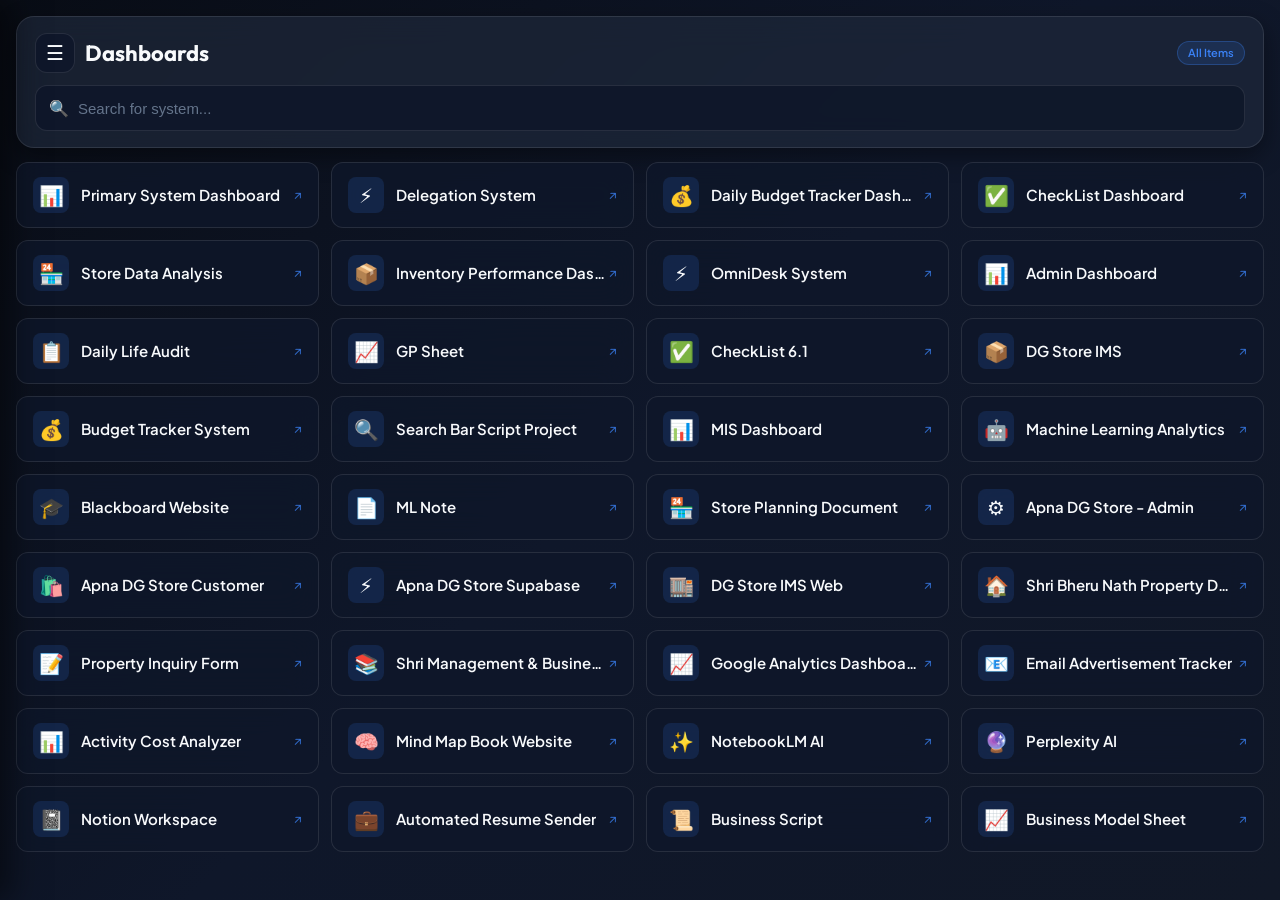
<file: omnidesk.html>
<!DOCTYPE html>
<html lang="en" data-theme="dark">
<head>
  <meta charset="utf-8">
  <meta name="viewport" content="width=device-width, initial-scale=1, maximum-scale=5">
  <title>Dashboards - OmniDesk Hub</title>
  <meta name="description" content="OmniDesk is your central hub for dashboards, Google Sheets, business management tools, and project links.">
  
  <base target="_blank">

  <!-- Google Fonts -->
  <link rel="preconnect" href="https://fonts.googleapis.com">
  <link rel="preconnect" href="https://fonts.gstatic.com" crossorigin>
  <link href="https://fonts.googleapis.com/css2?family=Plus+Jakarta+Sans:wght@400;500;600;700;800&family=Outfit:wght@500;600;700&display=swap" rel="stylesheet">

  <style>
    :root {
      /* Dark Theme (Default) */
      --bg-gradient: linear-gradient(135deg, #090d16 0%, #0f172a 50%, #111827 100%);
      --bg-surface: rgba(30, 41, 59, 0.7);
      --bg-surface-hover: rgba(51, 65, 85, 0.9);
      --bg-card: rgba(15, 23, 42, 0.85);
      --bg-card-hover: rgba(30, 41, 59, 0.98);
      --border-color: rgba(255, 255, 255, 0.1);
      --border-hover: rgba(59, 130, 246, 0.5);
      
      --text-main: #f8fafc;
      --text-muted: #94a3b8;
      --text-dim: #64748b;
      
      --primary: #3b82f6;
      --primary-hover: #2563eb;
      --primary-light: rgba(59, 130, 246, 0.15);
      
      --shadow-sm: 0 2px 8px rgba(0, 0, 0, 0.3);
      --shadow-md: 0 8px 24px rgba(0, 0, 0, 0.4);
      --shadow-glow: 0 0 25px rgba(59, 130, 246, 0.2);

      --glass-backdrop: blur(16px);
      --radius-sm: 8px;
      --radius-md: 12px;
      --radius-lg: 18px;
    }

    [data-theme="light"] {
      --bg-gradient: linear-gradient(135deg, #f0f4f8 0%, #e2e8f0 50%, #cbd5e1 100%);
      --bg-surface: rgba(255, 255, 255, 0.92);
      --bg-surface-hover: rgba(255, 255, 255, 0.98);
      --bg-card: #ffffff;
      --bg-card-hover: #ffffff;
      --border-color: rgba(0, 0, 0, 0.08);
      --border-hover: rgba(37, 99, 235, 0.4);
      
      --text-main: #0f172a;
      --text-muted: #475569;
      --text-dim: #64748b;
      
      --primary: #2563eb;
      --primary-hover: #1d4ed8;
      --primary-light: rgba(37, 99, 235, 0.1);
      
      --shadow-sm: 0 2px 6px rgba(0, 0, 0, 0.05);
      --shadow-md: 0 10px 30px rgba(0, 0, 0, 0.08);
      --shadow-glow: 0 0 20px rgba(37, 99, 235, 0.15);
    }

    * {
      box-sizing: border-box;
      margin: 0;
      padding: 0;
    }

    html, body {
      width: 100%;
      min-height: 100vh;
      font-family: 'Plus Jakarta Sans', system-ui, -apple-system, sans-serif;
      background: var(--bg-gradient);
      background-attachment: fixed;
      color: var(--text-main);
      line-height: 1.5;
      overflow-x: hidden;
      scroll-behavior: smooth;
    }

    /* Main Wrap Container - Desktop Wide */
    .wrap {
      max-width: 1280px;
      margin: 0 auto;
      padding: 16px 16px 40px;
      display: flex;
      flex-direction: column;
      gap: 14px;
      min-height: 100vh;
    }

    /* Top Minimal Panel */
    .panel-header {
      background: var(--bg-surface);
      backdrop-filter: var(--glass-backdrop);
      -webkit-backdrop-filter: var(--glass-backdrop);
      border: 1px solid var(--border-color);
      border-radius: var(--radius-lg);
      padding: 16px 18px;
      box-shadow: var(--shadow-md);
      display: flex;
      flex-direction: column;
      gap: 12px;
    }

    .header-title-bar {
      display: flex;
      align-items: center;
      justify-content: space-between;
      gap: 10px;
    }

    .brand-title-group {
      display: flex;
      align-items: center;
      gap: 10px;
    }

    .menu-toggle-btn {
      width: 40px;
      height: 40px;
      border-radius: var(--radius-md);
      border: 1px solid var(--border-color);
      background: var(--bg-card);
      color: var(--text-main);
      display: flex;
      align-items: center;
      justify-content: center;
      cursor: pointer;
      font-size: 20px;
      transition: all 0.2s ease;
    }

    .menu-toggle-btn:hover {
      background: var(--bg-surface-hover);
      border-color: var(--primary);
    }

    h1 {
      font-family: 'Outfit', Georgia, serif;
      font-size: 22px;
      font-weight: 700;
      color: var(--text-main);
      margin: 0;
      line-height: 1.2;
    }

    .active-filter-badge {
      font-size: 11px;
      font-weight: 600;
      padding: 3px 10px;
      border-radius: 12px;
      background: var(--primary-light);
      color: var(--primary);
      border: 1px solid rgba(59, 130, 246, 0.3);
    }

    /* Clean Search Bar */
    .search-box {
      position: relative;
      width: 100%;
    }

    .search-icon {
      position: absolute;
      left: 14px;
      top: 50%;
      transform: translateY(-50%);
      color: var(--text-muted);
      pointer-events: none;
      font-size: 16px;
    }

    .search {
      width: 100%;
      height: 46px;
      padding: 10px 42px 10px 42px;
      border: 1px solid var(--border-color);
      border-radius: var(--radius-md);
      outline: none;
      background: var(--bg-card);
      color: var(--text-main);
      font-size: 15px;
      font-weight: 500;
      line-height: 1.4;
      appearance: none;
      -webkit-appearance: none;
      transition: border-color 0.2s ease, box-shadow 0.2s ease;
    }

    .search::placeholder {
      color: var(--text-dim);
    }

    .search:focus {
      border-color: var(--primary);
      box-shadow: 0 0 0 3px var(--primary-light);
      background: var(--bg-surface-hover);
    }

    .clear-button {
      position: absolute;
      top: 50%;
      right: 10px;
      transform: translateY(-50%);
      width: 28px;
      height: 28px;
      border: 0;
      border-radius: 50%;
      background: transparent;
      color: var(--text-muted);
      font-size: 20px;
      cursor: pointer;
      display: none;
      align-items: center;
      justify-content: center;
    }

    .clear-button.visible {
      display: flex;
    }

    .clear-button:hover {
      background: rgba(255, 255, 255, 0.15);
      color: var(--text-main);
    }

    /* Desktop Multi-Column Grid Layout */
    .list {
      width: 100%;
      margin: 0;
      padding: 0;
      list-style: none;
      display: grid;
      grid-template-columns: repeat(auto-fill, minmax(290px, 1fr));
      gap: 12px;
    }

    .list-item {
      display: flex;
      width: 100%;
    }

    .dashboard-link-card {
      display: flex;
      align-items: center;
      justify-content: space-between;
      width: 100%;
      padding: 14px 16px;
      border: 1px solid var(--border-color);
      border-radius: var(--radius-md);
      background: var(--bg-card);
      color: var(--text-main);
      text-decoration: none;
      backdrop-filter: var(--glass-backdrop);
      transition: all 0.2s ease;
      cursor: pointer;
    }

    .dashboard-link-card:hover {
      background: var(--bg-card-hover);
      border-color: var(--border-hover);
      transform: translateY(-2px);
      box-shadow: var(--shadow-sm);
    }

    .card-left {
      display: flex;
      align-items: center;
      gap: 12px;
      min-width: 0;
      flex: 1;
    }

    .card-icon {
      font-size: 20px;
      width: 36px;
      height: 36px;
      border-radius: 8px;
      background: var(--primary-light);
      display: flex;
      align-items: center;
      justify-content: center;
      flex-shrink: 0;
    }

    .card-title-text {
      font-size: 15px;
      font-weight: 600;
      color: var(--text-main);
      white-space: nowrap;
      overflow: hidden;
      text-overflow: ellipsis;
    }

    .card-right-tools {
      display: flex;
      align-items: center;
      gap: 6px;
      flex-shrink: 0;
    }

    .action-btn {
      width: 30px;
      height: 30px;
      border-radius: 6px;
      border: 1px solid var(--border-color);
      background: rgba(255, 255, 255, 0.04);
      color: var(--text-muted);
      display: flex;
      align-items: center;
      justify-content: center;
      cursor: pointer;
      font-size: 13px;
      transition: all 0.2s ease;
    }

    .action-btn.delete-btn:hover {
      background: rgba(239, 68, 68, 0.15);
      color: #ef4444;
      border-color: #ef4444;
    }

    .external-arrow {
      font-size: 13px;
      color: var(--primary);
      opacity: 0.8;
      margin-left: 4px;
      flex-shrink: 0;
      transition: transform 0.2s ease;
    }

    .dashboard-link-card:hover .external-arrow {
      transform: translate(2px, -2px);
      opacity: 1;
    }

    /* Sidebar Drawer Backdrop */
    .drawer-backdrop {
      position: fixed;
      top: 0;
      left: 0;
      width: 100vw;
      height: 100vh;
      background: rgba(0, 0, 0, 0.65);
      backdrop-filter: blur(4px);
      z-index: 9998;
      opacity: 0;
      pointer-events: none;
      transition: opacity 0.3s ease;
    }

    .drawer-backdrop.active {
      opacity: 1;
      pointer-events: auto;
    }

    /* Slide-out Sidebar Drawer */
    .mobile-drawer {
      position: fixed;
      top: 0;
      left: 0;
      width: 300px;
      max-width: 85vw;
      height: 100vh;
      background: var(--bg-card);
      border-right: 1px solid var(--border-color);
      box-shadow: 10px 0 30px rgba(0, 0, 0, 0.5);
      z-index: 9999;
      transform: translateX(-100%);
      transition: transform 0.3s cubic-bezier(0.4, 0, 0.2, 1);
      display: flex;
      flex-direction: column;
      overflow-y: auto;
      padding: 22px 18px;
      gap: 20px;
    }

    .mobile-drawer.open {
      transform: translateX(0);
    }

    .drawer-header {
      display: flex;
      align-items: center;
      justify-content: space-between;
      border-bottom: 1px solid var(--border-color);
      padding-bottom: 14px;
    }

    .drawer-close-btn {
      background: transparent;
      border: none;
      color: var(--text-muted);
      font-size: 24px;
      cursor: pointer;
      width: 36px;
      height: 36px;
      border-radius: 50%;
      display: flex;
      align-items: center;
      justify-content: center;
    }

    .drawer-close-btn:hover {
      background: rgba(255, 255, 255, 0.1);
      color: var(--text-main);
    }

    .drawer-section-title {
      font-size: 11px;
      font-weight: 700;
      text-transform: uppercase;
      letter-spacing: 1px;
      color: var(--text-dim);
      margin-bottom: 8px;
    }

    .drawer-nav-list {
      display: flex;
      flex-direction: column;
      gap: 4px;
      list-style: none;
    }

    .drawer-nav-item {
      display: flex;
      align-items: center;
      justify-content: space-between;
      padding: 11px 12px;
      border-radius: var(--radius-md);
      background: transparent;
      border: 1px solid transparent;
      color: var(--text-muted);
      font-weight: 600;
      font-size: 13.5px;
      cursor: pointer;
      transition: all 0.2s ease;
    }

    .drawer-nav-item:hover, .drawer-nav-item.active {
      background: var(--primary-light);
      border-color: var(--primary);
      color: var(--primary);
    }

    .drawer-nav-item .nav-count {
      padding: 2px 8px;
      border-radius: 10px;
      background: rgba(255, 255, 255, 0.1);
      font-size: 11px;
    }

    .drawer-btn {
      padding: 12px 14px;
      border-radius: var(--radius-md);
      background: linear-gradient(135deg, var(--primary) 0%, #2563eb 100%);
      color: #ffffff;
      font-size: 13px;
      font-weight: 700;
      border: none;
      cursor: pointer;
      display: flex;
      align-items: center;
      justify-content: center;
      gap: 6px;
      box-shadow: 0 4px 14px rgba(37, 99, 235, 0.3);
      transition: all 0.2s ease;
      width: 100%;
    }

    .drawer-btn:hover {
      transform: translateY(-2px);
      box-shadow: 0 6px 20px rgba(37, 99, 235, 0.45);
    }

    .drawer-theme-btn {
      padding: 10px 14px;
      border-radius: var(--radius-md);
      border: 1px solid var(--border-color);
      background: var(--bg-surface);
      color: var(--text-main);
      font-size: 13px;
      font-weight: 600;
      cursor: pointer;
      display: flex;
      align-items: center;
      justify-content: space-between;
      width: 100%;
    }

    /* Modal Component */
    .modal-overlay {
      position: fixed;
      top: 0;
      left: 0;
      width: 100vw;
      height: 100vh;
      background: rgba(0, 0, 0, 0.7);
      backdrop-filter: blur(6px);
      z-index: 10000;
      display: flex;
      align-items: center;
      justify-content: center;
      padding: 20px;
      opacity: 0;
      pointer-events: none;
      transition: opacity 0.25s ease;
    }

    .modal-overlay.active {
      opacity: 1;
      pointer-events: auto;
    }

    .modal-box {
      width: 100%;
      max-width: 440px;
      background: var(--bg-card);
      border: 1px solid var(--border-color);
      border-radius: var(--radius-lg);
      padding: 22px;
      box-shadow: var(--shadow-md);
      display: flex;
      flex-direction: column;
      gap: 16px;
      transform: scale(0.9);
      transition: transform 0.25s cubic-bezier(0.175, 0.885, 0.32, 1.275);
    }

    .modal-overlay.active .modal-box {
      transform: scale(1);
    }

    .modal-header {
      display: flex;
      align-items: center;
      justify-content: space-between;
    }

    .modal-title {
      font-family: 'Outfit', sans-serif;
      font-size: 18px;
      font-weight: 700;
      color: var(--text-main);
    }

    .form-group {
      display: flex;
      flex-direction: column;
      gap: 5px;
    }

    .form-label {
      font-size: 12px;
      font-weight: 600;
      color: var(--text-muted);
    }

    .form-input, .form-select {
      width: 100%;
      height: 42px;
      padding: 8px 12px;
      border-radius: var(--radius-sm);
      border: 1px solid var(--border-color);
      background: rgba(255, 255, 255, 0.05);
      color: var(--text-main);
      font-size: 14px;
      outline: none;
      transition: all 0.2s ease;
    }

    .form-input:focus, .form-select:focus {
      border-color: var(--primary);
      box-shadow: 0 0 0 3px var(--primary-light);
    }

    .form-select option {
      background: #0f172a;
      color: #ffffff;
    }

    .modal-buttons {
      display: flex;
      align-items: center;
      justify-content: flex-end;
      gap: 8px;
      margin-top: 4px;
    }

    .btn-secondary {
      padding: 0 14px;
      height: 38px;
      border-radius: var(--radius-sm);
      border: 1px solid var(--border-color);
      background: transparent;
      color: var(--text-muted);
      font-weight: 600;
      font-size: 13px;
      cursor: pointer;
    }

    .btn-primary {
      padding: 0 18px;
      height: 38px;
      border-radius: var(--radius-sm);
      border: none;
      background: var(--primary);
      color: #ffffff;
      font-weight: 700;
      font-size: 13px;
      cursor: pointer;
    }

    .code-help-card {
      background: rgba(15, 23, 42, 0.6);
      border: 1px solid var(--border-color);
      border-radius: var(--radius-md);
      padding: 14px;
      font-size: 12px;
      color: var(--text-muted);
      line-height: 1.5;
    }

    .code-snippet {
      background: rgba(0, 0, 0, 0.4);
      padding: 8px 10px;
      border-radius: 6px;
      font-family: monospace;
      color: #38bdf8;
      margin-top: 6px;
      overflow-x: auto;
    }

    /* Toast */
    .toast {
      position: fixed;
      bottom: 20px;
      right: 20px;
      background: #1e293b;
      color: #ffffff;
      padding: 10px 16px;
      border-radius: 8px;
      border: 1px solid var(--primary);
      box-shadow: var(--shadow-md);
      font-size: 13px;
      font-weight: 600;
      display: flex;
      align-items: center;
      gap: 8px;
      transform: translateY(100px);
      opacity: 0;
      transition: all 0.3s ease;
      z-index: 99999;
    }

    .toast.show {
      transform: translateY(0);
      opacity: 1;
    }

    /* Mobile Breakpoint */
    @media (max-width: 640px) {
      .wrap {
        padding: 10px 8px 30px;
        gap: 10px;
      }

      .panel-header {
        padding: 12px 14px;
        border-radius: var(--radius-md);
        gap: 10px;
      }

      h1 {
        font-size: 19px;
      }

      .list {
        grid-template-columns: 1fr;
        gap: 8px;
      }

      .dashboard-link-card {
        padding: 11px 13px;
      }

      .card-title-text {
        font-size: 14px;
      }
    }
  </style>
</head>

<body>

  <!-- Slide-out Sidebar Drawer (Contains ALL Options & Categories!) -->
  <div id="drawerBackdrop" class="drawer-backdrop"></div>
  <aside id="mobileDrawer" class="mobile-drawer">
    <div class="drawer-header">
      <div class="brand-title-group">
        <div class="menu-toggle-btn" style="width:34px; height:34px; font-size:16px;">⚡</div>
        <h1>OmniDesk Menu</h1>
      </div>
      <button id="closeDrawerBtn" class="drawer-close-btn" aria-label="Close Drawer">&times;</button>
    </div>

    <div>
      <div class="drawer-section-title">Categories</div>
      <ul class="drawer-nav-list" id="drawerNavList">
        <!-- Dynamically rendered nav items -->
      </ul>
    </div>

    <div style="margin-top: auto; display: flex; flex-direction: column; gap: 10px;">
      <button id="themeToggleBtn" class="drawer-theme-btn">
        <span>Theme Toggle</span>
        <span id="themeIcon">🌙 Dark</span>
      </button>

      <button id="drawerAddLinkBtn" class="drawer-btn">
        ➕ Add New Custom Link
      </button>

      <button id="helpCodeBtn" class="btn-secondary" style="width: 100%;">
        ℹ️ Code Permanent Link Guide
      </button>
    </div>
  </aside>

  <!-- Main Wrap -->
  <main class="wrap">
    <header class="panel-header">
      <div class="header-title-bar">
        <div class="brand-title-group">
          <button id="menuToggleBtn" class="menu-toggle-btn" title="Open Sidebar Menu" aria-label="Open Sidebar Menu">
            ☰
          </button>
          <h1 id="page-title">Dashboards</h1>
        </div>

        <span id="activeFilterBadge" class="active-filter-badge">All Items</span>
      </div>

      <!-- Clean Search Bar -->
      <div class="search-box">
        <span class="search-icon">🔍</span>
        <input
          id="q"
          class="search"
          type="search"
          placeholder="Search for system..."
          aria-label="Search dashboards"
          autocomplete="off"
          spellcheck="false"
        >

        <button
          id="clearButton"
          class="clear-button"
          type="button"
          aria-label="Clear search"
          title="Clear search"
        >
          &times;
        </button>
      </div>
    </header>

    <!-- Responsive Grid of Dashboards -->
    <ul id="list" class="list">
      <!-- Items dynamically populated via JS -->
    </ul>
  </main>

  <!-- Add Custom Link Modal Overlay -->
  <div id="addModalOverlay" class="modal-overlay">
    <div class="modal-box">
      <div class="modal-header">
        <h2 class="modal-title">➕ Add Custom Link</h2>
        <button id="closeModalBtn" class="drawer-close-btn">&times;</button>
      </div>

      <form id="addLinkForm" onsubmit="handleCustomLinkSubmit(event)">
        <div class="form-group">
          <label class="form-label" for="linkTitle">Link Title *</label>
          <input type="text" id="linkTitle" class="form-input" placeholder="e.g., Sales Tracker 2026" required>
        </div>

        <div class="form-group" style="margin-top: 10px;">
          <label class="form-label" for="linkUrl">Full Target URL *</label>
          <input type="url" id="linkUrl" class="form-input" placeholder="https://docs.google.com/..." required>
        </div>

        <div class="form-group" style="margin-top: 10px;">
          <label class="form-label" for="linkCategory">Category *</label>
          <select id="linkCategory" class="form-select" required>
            <option value="dashboards">📊 Dashboards</option>
            <option value="sheets">📈 Google Sheets</option>
            <option value="docs">📝 Docs & Forms</option>
            <option value="apps">🌐 Web Apps</option>
            <option value="tools">🧠 AI & Tools</option>
          </select>
        </div>

        <div class="form-group" style="margin-top: 10px;">
          <label class="form-label" for="linkIcon">Icon Emoji (Optional)</label>
          <input type="text" id="linkIcon" class="form-input" placeholder="e.g., ⚡ or 📊">
        </div>

        <div class="modal-buttons">
          <button type="button" id="cancelModalBtn" class="btn-secondary">Cancel</button>
          <button type="submit" class="btn-primary">Add Link</button>
        </div>
      </form>
    </div>
  </div>

  <!-- Code Permanent Link Guide Modal -->
  <div id="codeHelpOverlay" class="modal-overlay">
    <div class="modal-box">
      <div class="modal-header">
        <h2 class="modal-title">ℹ️ Code Permanent Link Guide</h2>
        <button id="closeCodeHelpBtn" class="drawer-close-btn">&times;</button>
      </div>

      <div class="code-help-card">
        <p>Permanently code me naya link add karne ke liye <code>index.html</code> file me <strong>defaultWorkspaceItems</strong> array me naya item object add karein:</p>
        <div class="code-snippet">
{<br>
&nbsp;&nbsp;id: "my-custom-link",<br>
&nbsp;&nbsp;title: "My New Sheet",<br>
&nbsp;&nbsp;url: "https://docs.google.com/...",<br>
&nbsp;&nbsp;category: "sheets",<br>
&nbsp;&nbsp;icon: "📈"<br>
}
        </div>
      </div>

      <div class="modal-buttons">
        <button id="closeHelpModalOk" class="btn-primary">Got it!</button>
      </div>
    </div>
  </div>

  <!-- Toast Notification -->
  <div id="toast" class="toast">
    <span>📋</span>
    <span id="toastMsg">Notification</span>
  </div>

  <script>
    // Master Array of Default Workspace Links
    const defaultWorkspaceItems = [
      {
        id: "primary-system-dashboard",
        title: "Primary System Dashboard",
        url: "https://datastudio.google.com/reporting/03414a12-4c7f-42dc-aa8f-8840ddfb9d64",
        category: "dashboards",
        icon: "📊"
      },
      {
        id: "delegation-system",
        title: "Delegation System",
        url: "https://script.google.com/macros/s/AKfycbyxssr1bJw564ngnJhdH_rTpDuDDcGUAeIlcI2In5wFA56p0MVpf7ZNMfhZpL-uaQzm/exec",
        category: "apps",
        icon: "⚡"
      },
      {
        id: "daily-budget-tracker-dash",
        title: "Daily Budget Tracker Dashboard",
        url: "https://datastudio.google.com/reporting/3ef8313d-8567-4e62-94f4-e3933a39610c",
        category: "dashboards",
        icon: "💰"
      },
      {
        id: "checklist-dashboard",
        title: "CheckList Dashboard",
        url: "https://datastudio.google.com/reporting/643c5bf5-e628-41bd-8dab-db656f7848e4",
        category: "dashboards",
        icon: "✅"
      },
      {
        id: "store-data-analysis",
        title: "Store Data Analysis",
        url: "https://datastudio.google.com/reporting/acf01be8-f008-4ec8-a1e4-38f60dc98e3a",
        category: "dashboards",
        icon: "🏪"
      },
      {
        id: "inventory-performance-gp",
        title: "Inventory Performance Dashboard (GP)",
        url: "https://datastudio.google.com/reporting/2bb9c0bc-6f26-445d-a2a7-734b4c8976a9",
        category: "dashboards",
        icon: "📦"
      },
      {
        id: "omnidesk-script",
        title: "OmniDesk System",
        url: "https://script.google.com/macros/s/AKfycbzeca-PajAGc6Jk0TYVvfpPBNuZktfpbcc2tYQ794XAi9DPR_Stpy-gmaYkvtwwXMZU/exec",
        category: "apps",
        icon: "⚡"
      },
      {
        id: "admin-dashboard",
        title: "Admin Dashboard",
        url: "https://datastudio.google.com/reporting/a91cad50-9fd8-490d-bcf5-48cc1edf183d",
        category: "dashboards",
        icon: "📊"
      },
      {
        id: "daily-life-audit",
        title: "Daily Life Audit",
        url: "https://docs.google.com/forms/d/e/1FAIpQLSfcIeH9K-JJC0okL1RT_aq1j2crTP3db7A32-sSJp8l19tYJg/viewform",
        category: "docs",
        icon: "📋"
      },
      {
        id: "gp-sheet",
        title: "GP Sheet",
        url: "https://docs.google.com/spreadsheets/d/1AjYqL6gL3j6uwDDDGywWWkUBfEiCIAAui42ZmRfBa_U/edit?gid=649136188#gid=649136188",
        category: "sheets",
        icon: "📈"
      },
      {
        id: "checklist-61",
        title: "CheckList 6.1",
        url: "https://docs.google.com/spreadsheets/d/1iNc6atXddbCe1QUErmTWDa-ckLAKSqQei5mkJOBJbYM/edit?gid=541354850#gid=541354850",
        category: "sheets",
        icon: "✅"
      },
      {
        id: "dg-store-ims-sheet",
        title: "DG Store IMS",
        url: "https://docs.google.com/spreadsheets/d/1rIEVhMRWm-xtWnAQA4E_QvKoGflgNT6zA63daIxrbdc/edit?gid=785843150#gid=785843150",
        category: "sheets",
        icon: "📦"
      },
      {
        id: "budget-tracker",
        title: "Budget Tracker System",
        url: "https://docs.google.com/spreadsheets/d/13LUgyb-I6S04Wlq9M8guuFzyEbU1r2ZtZnhzwQ3-ilc/edit?gid=1762379637#gid=1762379637",
        category: "sheets",
        icon: "💰"
      },
      {
        id: "search-bar-script",
        title: "Search Bar Script Project",
        url: "https://script.google.com/home/projects/1ZGVuUICOr4jsu03-Xc4EoMPjbDpWzH3i_d0Aww6pM3Dmu6vMeRGRaFpE/edit",
        category: "tools",
        icon: "🔍"
      },
      {
        id: "mis-dashboard",
        title: "MIS Dashboard",
        url: "https://lookerstudio.google.com/reporting/1cd7c61b-713e-4ddb-a917-9e613b8d9524",
        category: "dashboards",
        icon: "📊"
      },
      {
        id: "machine-learning-dash",
        title: "Machine Learning Analytics",
        url: "https://lookerstudio.google.com/reporting/419ceb51-43b5-4ddf-8f89-80b5c28c946e",
        category: "dashboards",
        icon: "🤖"
      },
      {
        id: "blackboard-site",
        title: "Blackboard Website",
        url: "https://sharmaakash7800.github.io/Blackboard/",
        category: "apps",
        icon: "🎓"
      },
      {
        id: "ml-note-doc",
        title: "ML Note",
        url: "https://docs.google.com/document/d/1yGQkqI7PKsflAmNDRmryM1TpDMOIlzbycuO_r-394rg/edit?tab=t.gyqfubfijxlg#heading=h.musxi1756mn5",
        category: "docs",
        icon: "📄"
      },
      {
        id: "store-planning-doc",
        title: "Store Planning Document",
        url: "https://docs.google.com/document/d/19r8skkqTZnqOrHth4VZ1kTkmwOLnlo4mQgHfAqixXuM/edit?tab=t.0",
        category: "docs",
        icon: "🏪"
      },
      {
        id: "apna-dg-admin",
        title: "Apna DG Store - Admin",
        url: "https://sharmaakash7800.github.io/apna-dg-store/admin.html",
        category: "apps",
        icon: "⚙️"
      },
      {
        id: "apna-dg-customer",
        title: "Apna DG Store Customer",
        url: "https://sharmaakash7800.github.io/apna-dg-store/",
        category: "apps",
        icon: "🛍️"
      },
      {
        id: "apna-dg-supabase",
        title: "Apna DG Store Supabase",
        url: "https://supabase.com/dashboard/project/xbzvnhhyataeciiysbhh/sql/11ceb9e6-91fa-46c5-8b35-97a4bb07d209",
        category: "apps",
        icon: "⚡"
      },
      {
        id: "dg-store-ims",
        title: "DG Store IMS Web",
        url: "https://sharmaakash7800.github.io/DG_IMS/",
        category: "apps",
        icon: "🏬"
      },
      {
        id: "property-website",
        title: "Shri Bheru Nath Property Dealer",
        url: "https://sharmaakash7800.github.io/property-website/",
        category: "apps",
        icon: "🏠"
      },
      {
        id: "property-inquiry-form",
        title: "Property Inquiry Form",
        url: "https://docs.google.com/forms/d/e/1FAIpQLSfXI_II-qqfPshWeJwCtYshghSan5YAijvf1RkjZM5rL1xZrQ/viewform?usp=sharing&ouid=109146852056270324227",
        category: "docs",
        icon: "📝"
      },
      {
        id: "shri-management-studies",
        title: "Shri Management & Business Studies",
        url: "https://docs.google.com/spreadsheets/d/1qWufTlPG-Qu47F_Ok9toa1G83fFaB38fhhF9t91QHBM/edit?gid=0#gid=0",
        category: "sheets",
        icon: "📚"
      },
      {
        id: "google-analytics",
        title: "Google Analytics Dashboard",
        url: "https://analytics.google.com/analytics/web/#/a360521372p495572085/reports/intelligenthome?params=_u..nav%3Dmaui&collectionId=user",
        category: "dashboards",
        icon: "📈"
      },
      {
        id: "email-advertisement",
        title: "Email Advertisement Tracker",
        url: "https://docs.google.com/spreadsheets/d/1GWqgqkjsj1oz56qQcqR8sSdmJnmdKrZf56aT4v5sJOE/edit?gid=1994925139#gid=1994925139",
        category: "sheets",
        icon: "📧"
      },
      {
        id: "activity-cost-analyzer",
        title: "Activity Cost Analyzer",
        url: "https://docs.google.com/spreadsheets/d/1u4CK0FXMShXpYHKjHjJrcERFHzscrbPgGCGFfUGS4i4/edit?gid=95172440#gid=95172440",
        category: "sheets",
        icon: "📊"
      },
      {
        id: "mind-map-book",
        title: "Mind Map Book Website",
        url: "https://sites.google.com/view/mind-shaping?usp=sharing",
        category: "tools",
        icon: "🧠"
      },
      {
        id: "notebook-lm",
        title: "NotebookLM AI",
        url: "https://notebooklm.google.com/",
        category: "tools",
        icon: "✨"
      },
      {
        id: "perplexity-ai",
        title: "Perplexity AI",
        url: "https://www.perplexity.ai/",
        category: "tools",
        icon: "🔮"
      },
      {
        id: "notion-workspace",
        title: "Notion Workspace",
        url: "https://www.notion.so/",
        category: "tools",
        icon: "📓"
      },
      {
        id: "automated-resume-sender",
        title: "Automated Resume Sender",
        url: "https://docs.google.com/spreadsheets/d/1wqUfFaVKGKcNMg-V6JSkg9crXmdn5xlSInklXp-kVRw/edit?gid=0#gid=0",
        category: "sheets",
        icon: "💼"
      },
      {
        id: "business-script",
        title: "Business Script",
        url: "https://docs.google.com/document/d/11MyUDXQjR_0czsm1POBN-rdt2wyQb7ImGzks8KKNBto/edit?tab=t.0",
        category: "docs",
        icon: "📜"
      },
      {
        id: "business-model",
        title: "Business Model Sheet",
        url: "https://docs.google.com/spreadsheets/d/1xuXK29s5KutbOSzHjheKD3y5jnhMjER0/edit?gid=142952597#gid=142952597",
        category: "sheets",
        icon: "📈"
      }
    ];

    // State Variables
    let currentCategory = "all";
    let searchQuery = "";
    let customLinks = JSON.parse(localStorage.getItem("omnidesk_custom_links") || "[]");

    const categoryConfig = {
      dashboards: { title: "Dashboards", icon: "📊" },
      sheets: { title: "Google Sheets", icon: "📈" },
      docs: { title: "Docs & Forms", icon: "📝" },
      apps: { title: "Web Apps", icon: "🌐" },
      tools: { title: "AI & Tools", icon: "🧠" }
    };

    const categoryNames = {
      all: "All Items",
      dashboards: "Dashboards",
      sheets: "Google Sheets",
      docs: "Docs & Forms",
      apps: "Web Apps",
      tools: "AI & Tools"
    };

    function getAllItems() {
      return [...defaultWorkspaceItems, ...customLinks];
    }

    // DOM Elements
    const searchInput = document.getElementById("q");
    const clearButton = document.getElementById("clearButton");
    const list = document.getElementById("list");
    const activeFilterBadge = document.getElementById("activeFilterBadge");

    const menuToggleBtn = document.getElementById("menuToggleBtn");
    const mobileDrawer = document.getElementById("mobileDrawer");
    const drawerBackdrop = document.getElementById("drawerBackdrop");
    const closeDrawerBtn = document.getElementById("closeDrawerBtn");
    const drawerNavList = document.getElementById("drawerNavList");
    const drawerAddLinkBtn = document.getElementById("drawerAddLinkBtn");

    const themeToggleBtn = document.getElementById("themeToggleBtn");
    const themeIcon = document.getElementById("themeIcon");

    const addModalOverlay = document.getElementById("addModalOverlay");
    const closeModalBtn = document.getElementById("closeModalBtn");
    const cancelModalBtn = document.getElementById("cancelModalBtn");
    const addLinkForm = document.getElementById("addLinkForm");

    const codeHelpOverlay = document.getElementById("codeHelpOverlay");
    const helpCodeBtn = document.getElementById("helpCodeBtn");
    const closeCodeHelpBtn = document.getElementById("closeCodeHelpBtn");
    const closeHelpModalOk = document.getElementById("closeHelpModalOk");

    function updateCounts() {
      const items = getAllItems();
      const counts = {
        all: items.length,
        dashboards: 0,
        sheets: 0,
        docs: 0,
        apps: 0,
        tools: 0
      };

      items.forEach(item => {
        if (counts[item.category] !== undefined) {
          counts[item.category]++;
        }
      });

      renderDrawerNav(counts);
    }

    function renderDrawerNav(counts) {
      const keys = ["all", "dashboards", "sheets", "docs", "apps", "tools"];
      drawerNavList.innerHTML = "";

      keys.forEach(key => {
        const isActive = currentCategory === key;
        const icon = key === "all" ? "✨" : categoryConfig[key]?.icon || "🏷️";
        const navHtml = `
          <li class="drawer-nav-item ${isActive ? 'active' : ''}" onclick="selectCategoryFromDrawer('${key}')">
            <span>${icon} ${categoryNames[key]}</span>
            <span class="nav-count">${counts[key] || 0}</span>
          </li>
        `;
        drawerNavList.insertAdjacentHTML("beforeend", navHtml);
      });
    }

    function deleteCustomLink(itemId, event) {
      if (event) {
        event.preventDefault();
        event.stopPropagation();
      }

      if (confirm("Are you sure you want to delete this link?")) {
        customLinks = customLinks.filter(item => item.id !== itemId);
        localStorage.setItem("omnidesk_custom_links", JSON.stringify(customLinks));
        showToast("🗑️ Link deleted!");
        updateCounts();
        renderItems();
      }
    }

    function showToast(msg) {
      const toast = document.getElementById("toast");
      document.getElementById("toastMsg").textContent = msg;
      toast.classList.add("show");
      setTimeout(() => {
        toast.classList.remove("show");
      }, 2000);
    }

    function createCardHtml(item) {
      const isCustom = item.isCustom;

      return `
        <li class="list-item">
          <a class="dashboard-link-card" href="${item.url}" target="_blank" rel="noopener noreferrer" title="Click to open ${item.title}">
            <div class="card-left">
              <div class="card-icon">${item.icon || '🔗'}</div>
              <span class="card-title-text">${item.title}</span>
            </div>

            <div class="card-right-tools">
              ${isCustom ? `
                <button class="action-btn delete-btn" 
                  title="Delete Link" 
                  onclick="deleteCustomLink('${item.id}', event)">
                  🗑️
                </button>
              ` : ''}
              <span class="external-arrow">↗</span>
            </div>
          </a>
        </li>
      `;
    }

    function renderItems() {
      list.innerHTML = "";
      const allItems = getAllItems();

      const filtered = allItems.filter(item => {
        let categoryMatch = false;
        if (currentCategory === "all") {
          categoryMatch = true;
        } else {
          categoryMatch = item.category === currentCategory;
        }

        const q = searchQuery.toLowerCase();
        const searchMatch = !q || 
          item.title.toLowerCase().includes(q) || 
          item.url.toLowerCase().includes(q);

        return categoryMatch && searchMatch;
      });

      activeFilterBadge.textContent = categoryNames[currentCategory] || 'Custom';

      if (filtered.length === 0) {
        list.innerHTML = `
          <div style="grid-column: 1 / -1; text-align: center; padding: 40px 14px; border: 1px dashed var(--border-color); border-radius: var(--radius-md); color: var(--text-muted);">
            No dashboard found.
          </div>
        `;
        return;
      }

      list.innerHTML = filtered.map(item => createCardHtml(item)).join("");
    }

    function selectCategoryFromDrawer(categoryKey) {
      currentCategory = categoryKey;
      closeDrawer();
      updateCounts();
      renderItems();
    }

    searchInput.addEventListener("input", (e) => {
      searchQuery = e.target.value.trim();
      clearButton.classList.toggle("visible", searchQuery.length > 0);
      renderItems();
    });

    clearButton.addEventListener("click", () => {
      searchInput.value = "";
      searchQuery = "";
      clearButton.classList.remove("visible");
      renderItems();
      searchInput.focus();
    });

    function openDrawer() {
      mobileDrawer.classList.add("open");
      drawerBackdrop.classList.add("active");
    }

    function closeDrawer() {
      mobileDrawer.classList.remove("open");
      drawerBackdrop.classList.remove("active");
    }

    menuToggleBtn.addEventListener("click", openDrawer);
    closeDrawerBtn.addEventListener("click", closeDrawer);
    drawerBackdrop.addEventListener("click", closeDrawer);

    function openModal() {
      addModalOverlay.classList.add("active");
      document.getElementById("linkTitle").focus();
    }

    function closeModal() {
      addModalOverlay.classList.remove("active");
      addLinkForm.reset();
    }

    drawerAddLinkBtn.addEventListener("click", () => {
      closeDrawer();
      openModal();
    });
    closeModalBtn.addEventListener("click", closeModal);
    cancelModalBtn.addEventListener("click", closeModal);

    helpCodeBtn.addEventListener("click", () => {
      closeDrawer();
      codeHelpOverlay.classList.add("active");
    });

    closeCodeHelpBtn.addEventListener("click", () => codeHelpOverlay.classList.remove("active"));
    closeHelpModalOk.addEventListener("click", () => codeHelpOverlay.classList.remove("active"));

    function handleCustomLinkSubmit(event) {
      event.preventDefault();

      const title = document.getElementById("linkTitle").value.trim();
      let url = document.getElementById("linkUrl").value.trim();
      const category = document.getElementById("linkCategory").value;
      let icon = document.getElementById("linkIcon").value.trim();

      if (!url.startsWith("http://") && !url.startsWith("https://")) {
        url = "https://" + url;
      }

      if (!icon) {
        icon = categoryConfig[category]?.icon || "🔗";
      }

      const newLinkObj = {
        id: "custom-" + Date.now(),
        title: title,
        url: url,
        category: category,
        icon: icon,
        isCustom: true
      };

      customLinks.push(newLinkObj);
      localStorage.setItem("omnidesk_custom_links", JSON.stringify(customLinks));

      closeModal();
      showToast("➕ New link added!");
      updateCounts();
      renderItems();
    }

    themeToggleBtn.addEventListener("click", () => {
      const currentTheme = document.documentElement.getAttribute("data-theme");
      const nextTheme = currentTheme === "dark" ? "light" : "dark";
      document.documentElement.setAttribute("data-theme", nextTheme);
      themeIcon.textContent = nextTheme === "dark" ? "🌙 Dark" : "☀️ Light";
      localStorage.setItem("omnidesk_theme", nextTheme);
      showToast(`Switched to ${nextTheme.toUpperCase()} theme`);
    });

    const savedTheme = localStorage.getItem("omnidesk_theme");
    if (savedTheme) {
      document.documentElement.setAttribute("data-theme", savedTheme);
      themeIcon.textContent = savedTheme === "dark" ? "🌙 Dark" : "☀️ Light";
    }

    document.addEventListener("keydown", (e) => {
      if (e.key === "/" && document.activeElement !== searchInput) {
        e.preventDefault();
        searchInput.focus();
      } else if (e.key === "Escape") {
        closeDrawer();
        closeModal();
        codeHelpOverlay.classList.remove("active");
      }
    });

    updateCounts();
    renderItems();
  </script>
</body>
</html>
</file>
<file: style.css>
:root {
--bg-1: #07101f;
--bg-2: #0b1120;
--bg-3: #0f172a;
--card: rgba(255,255,255,0.06);
--card-2: rgba(255,255,255,0.035);
--text: #f8fafc;
--muted: #cbd5e1;
--accent: #38bdf8;
--accent-2: #818cf8;
--border: rgba(255,255,255,0.10);
--shadow: 0 20px 55px rgba(0,0,0,0.35);
--max-width: 1180px;
}

body.light-mode {
--bg-1: #f8fafc;
--bg-2: #eef6ff;
--bg-3: #e0f2fe;
--card: rgba(255,255,255,0.88);
--card-2: rgba(255,255,255,0.75);
--text: #0f172a;
--muted: #475569;
--accent: #0284c7;
--accent-2: #4f46e5;
--border: rgba(15,23,42,0.12);
--shadow: 0 20px 55px rgba(15,23,42,0.12);
}

* {
  margin: 0;
  padding: 0;
  box-sizing: border-box;
  scroll-behavior: smooth;
  }

body {
font-family: Arial, sans-serif;
color: var(--text);
line-height: 1.6;
background:
radial-gradient(circle at top left, rgba(56,189,248,0.18), transparent 32%),
radial-gradient(circle at top right, rgba(129,140,248,0.15), transparent 30%),
linear-gradient(180deg, var(--bg-1), var(--bg-2) 42%, var(--bg-3) 100%);
transition: background 0.3s, color 0.3s;
}

a {
color: inherit;
text-decoration: none;
}

.container {
width: min(92%, var(--max-width));
margin: auto;
}

.theme-toggle {
position: fixed;
right: 18px;
bottom: 24px;
z-index: 2000;
width: 52px;
height: 52px;
border-radius: 50%;
border: 1px solid var(--border);
background: linear-gradient(135deg, var(--accent), var(--accent-2));
color: #fff;
font-size: 1.25rem;
cursor: pointer;
box-shadow: var(--shadow);
display: grid;
place-items: center;
transition: 0.25s;
}

.theme-toggle:hover {
transform: translateY(-3px) scale(1.03);
}

.navbar {
position: sticky;
top: 0;
z-index: 1000;
background: rgba(7,16,31,0.82);
backdrop-filter: blur(14px);
border-bottom: 1px solid var(--border);
}

body.light-mode .navbar {
background: rgba(248,250,252,0.86);
}

.nav-inner {
display: flex;
justify-content: space-between;
align-items: center;
padding: 16px 0;
}

.logo {
font-size: 1.25rem;
font-weight: 800;
letter-spacing: 0.4px;
}

.logo span {
color: var(--accent);
}

.nav-links {
display: flex;
gap: 22px;
flex-wrap: wrap;
}

.nav-links a {
color: var(--muted);
font-size: 0.95rem;
transition: 0.25s;
}

.nav-links a:hover {
color: var(--accent);
}

.hero {
min-height: calc(100vh - 72px);
display: flex;
align-items: center;
padding: 70px 0;
}

.hero-grid {
display: grid;
grid-template-columns: 1.04fr 0.96fr;
gap: 34px;
align-items: center;
}

.tag {
display: inline-flex;
padding: 9px 15px;
border-radius: 999px;
border: 1px solid rgba(56,189,248,0.28);
color: var(--accent);
background: rgba(56,189,248,0.09);
margin-bottom: 18px;
font-size: 0.92rem;
font-weight: 700;
}

.hero h1 {
font-size: clamp(2.2rem, 5vw, 4rem);
line-height: 1.08;
margin-bottom: 18px;
}

.hero h1 span {
color: var(--accent);
}

.hero p {
color: var(--muted);
font-size: 1.08rem;
max-width: 720px;
margin-bottom: 28px;
}

.hero-buttons {
display: flex;
gap: 14px;
flex-wrap: wrap;
}

.btn {
display: inline-block;
padding: 12px 20px;
border-radius: 13px;
font-weight: 700;
border: 1px solid transparent;
transition: 0.25s;
}

.btn-primary {
background: linear-gradient(135deg, var(--accent), var(--accent-2));
color: #fff;
box-shadow: var(--shadow);
}

.btn-primary:hover {
transform: translateY(-2px);
}

.btn-outline {
background: rgba(255,255,255,0.035);
border-color: var(--border);
color: var(--text);
}

.btn-outline:hover {
border-color: var(--accent);
color: var(--accent);
}

.hero-card,
.card,
.mini-card {
background: var(--card);
border: 1px solid var(--border);
box-shadow: var(--shadow);
transition: background 0.3s, border 0.3s;
}

.hero-card {
border-radius: 28px;
padding: 26px;
}

.profile {
display: flex;
gap: 16px;
align-items: center;
margin-bottom: 20px;
}

.avatar {
width: 78px;
height: 78px;
border-radius: 50%;
display: grid;
place-items: center;
font-size: 1.9rem;
font-weight: 800;
background: linear-gradient(135deg, var(--accent), var(--accent-2));
color: #fff;
flex: 0 0 auto;
}

.profile h2 {
font-size: 1.45rem;
margin-bottom: 4px;
}

.profile p {
color: var(--muted);
font-size: 0.96rem;
}

.stats {
display: grid;
grid-template-columns: repeat(2, 1fr);
gap: 14px;
}

.stat {
min-height: 122px;
background: var(--card-2);
border: 1px solid var(--border);
border-radius: 18px;
padding: 18px;
text-align: center;
display: flex;
flex-direction: column;
justify-content: center;
}

.stat h3 {
color: var(--accent);
font-size: 1.75rem;
margin-bottom: 6px;
}

.stat p {
color: var(--muted);
font-size: 0.94rem;
}

.section {
padding: 75px 0;
}

.section-title {
font-size: 2.05rem;
margin-bottom: 12px;
}

.section-subtitle {
max-width: 820px;
color: var(--muted);
margin-bottom: 32px;
}

.card {
border-radius: 24px;
padding: 26px;
}

.card p,
.card li,
.mini-card p {
color: var(--muted);
}

.grid-2 {
display: grid;
grid-template-columns: repeat(2, 1fr);
gap: 18px;
}

.grid-3 {
display: grid;
grid-template-columns: repeat(3, 1fr);
gap: 18px;
}

.mini-card {
background: var(--card-2);
border-radius: 20px;
padding: 20px;
}

.mini-card h3 {
color: var(--accent);
margin-bottom: 10px;
font-size: 1.16rem;
}

.achievement-number {
font-size: 1.9rem !important;
margin-bottom: 8px !important;
}

.chips {
display: flex;
flex-wrap: wrap;
gap: 10px;
}

.chip {
background: rgba(56,189,248,0.08);
border: 1px solid var(--border);
color: var(--muted);
border-radius: 999px;
padding: 9px 12px;
font-size: 0.9rem;
}

.timeline {
display: grid;
gap: 20px;
}

.timeline h3 {
font-size: 1.22rem;
margin-bottom: 5px;
}

.meta {
color: var(--accent);
margin-bottom: 12px;
font-size: 0.95rem;
font-weight: 700;
}

ul {
padding-left: 18px;
}

li {
margin-bottom: 8px;
}

.project {
overflow: hidden;
transition: 0.25s;
display: flex;
flex-direction: column;
justify-content: space-between;
}

.project:hover {
transform: translateY(-5px);
border-color: rgba(56,189,248,0.36);
}

.project-line {
height: 7px;
background: linear-gradient(90deg, var(--accent), var(--accent-2));
margin: -20px -20px 18px;
}

.project-tag-badge {
display: inline-block;
padding: 4px 10px;
font-size: 0.78rem;
font-weight: 700;
border-radius: 999px;
background: rgba(56,189,248,0.12);
border: 1px solid rgba(56,189,248,0.25);
color: var(--accent);
margin-bottom: 10px;
align-self: flex-start;
}

.project-tech {
display: flex;
flex-wrap: wrap;
gap: 6px;
margin: 12px 0 16px;
}

.tech-chip {
font-size: 0.75rem;
padding: 3px 9px;
border-radius: 6px;
background: rgba(255,255,255,0.06);
border: 1px solid var(--border);
color: var(--muted);
}

.project-buttons {
display: flex;
gap: 10px;
margin-top: 14px;
flex-wrap: wrap;
}

.btn-sm {
padding: 8px 14px;
font-size: 0.85rem;
border-radius: 10px;
font-weight: 600;
display: inline-flex;
align-items: center;
gap: 6px;
transition: 0.2s ease;
}

.btn-github {
background: rgba(255,255,255,0.08);
border: 1px solid var(--border);
color: var(--text);
}

.btn-github:hover {
background: rgba(255,255,255,0.16);
border-color: var(--accent);
color: var(--accent);
}

.contact-item p {
word-break: break-word;
}

.footer {
text-align: center;
padding: 28px 0 42px;
color: var(--muted);
border-top: 1px solid var(--border);
}

@media (max-width: 980px) {
.hero {
min-height: auto;
}

.hero-grid,
.grid-2,
.grid-3 {
grid-template-columns: 1fr;
}
}

@media (max-width: 600px) {
.nav-inner {
flex-direction: column;
gap: 12px;
}

.nav-links {
justify-content: center;
gap: 14px;
}

.stats {
grid-template-columns: 1fr;
}

.section {
padding: 58px 0;
}

.profile {
align-items: flex-start;
}

.theme-toggle {
right: 14px;
bottom: 18px;
}
}

.skills-grid {
  display: grid;
  grid-template-columns: repeat(3, 1fr);
  gap: 22px;
}

.skill-card {
  position: relative;
  overflow: hidden;
  background: linear-gradient(180deg, var(--card), var(--card-2));
  border: 1px solid var(--border);
  border-radius: 24px;
  padding: 24px;
  box-shadow: var(--shadow);
  transition: 0.3s ease;
}

.skill-card::before {
  content: "";
  position: absolute;
  top: 0;
  left: 0;
  height: 6px;
  width: 100%;
  background: linear-gradient(90deg, var(--accent), var(--accent-2));
}

.skill-card:hover {
  transform: translateY(-7px);
  border-color: rgba(56,189,248,0.35);
}

.skill-title {
  display: flex;
  align-items: center;
  gap: 10px;
  color: var(--accent);
  margin-bottom: 18px;
  font-size: 1.2rem;
}

.skill-icon {
  width: 38px;
  height: 38px;
  border-radius: 12px;
  display: grid;
  place-items: center;
  background: rgba(56,189,248,0.12);
  border: 1px solid var(--border);
  font-size: 1.2rem;
}

.chips {
  display: flex;
  flex-wrap: wrap;
  gap: 11px;
}

.chip {
  background: rgba(56,189,248,0.09);
  border: 1px solid rgba(56,189,248,0.20);
  color: var(--muted);
  border-radius: 999px;
  padding: 9px 13px;
  font-size: 0.9rem;
  transition: 0.25s;
}

.chip:hover {
  color: var(--text);
  border-color: var(--accent);
  transform: translateY(-2px);
}

@media (max-width: 980px) {
  .skills-grid {
    grid-template-columns: repeat(2, 1fr);
  }
}

@media (max-width: 650px) {
  .skills-grid {
    grid-template-columns: 1fr;
  }
}


#skills {
  padding-top: 95px;
}

.skill-card {
  min-height: 265px;
}

.skill-title {
  margin-bottom: 22px;
}
</file>
